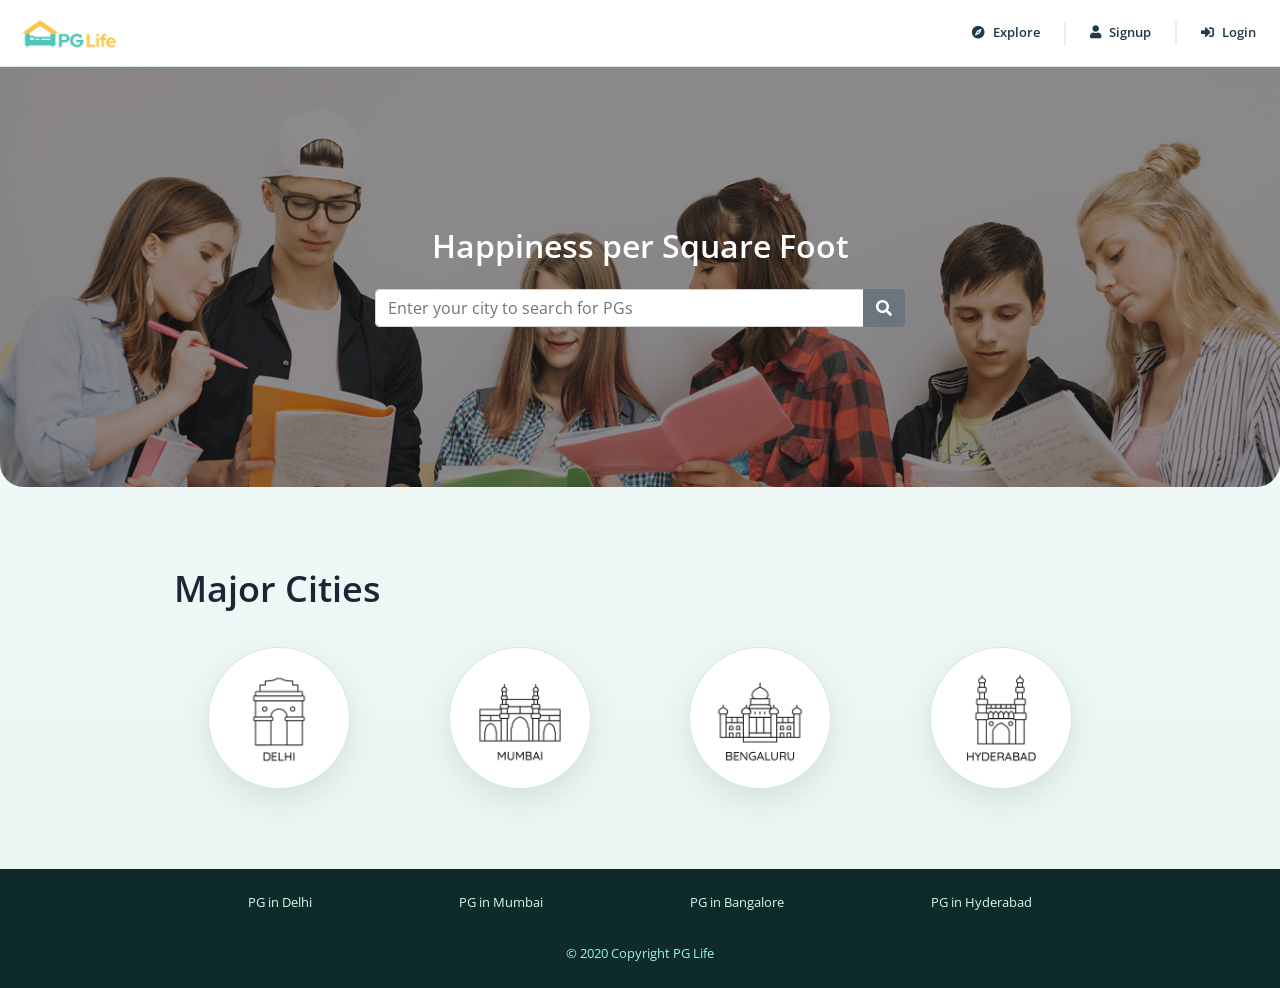
<file: index.html>
<!DOCTYPE html>
<html lang="en">

<head>
    <meta name="viewport" content="width=device-width, initial-scale=1">
    <title>Welcome | PG Life</title>

    <link href="css/bootstrap.min.css" rel="stylesheet" />
    <link href="https://use.fontawesome.com/releases/v5.11.2/css/all.css" rel="stylesheet" />
    <link href="https://fonts.googleapis.com/css2?family=Open+Sans:ital,wght@0,300;0,400;0,600;0,700;0,800;1,300;1,400;1,600;1,700;1,800&display=swap" rel="stylesheet" />
    <link href="css/common.css" rel="stylesheet" />
    <link href="css/home.css" rel="stylesheet" />
    <link href="css/modern.css" rel="stylesheet" />
</head>

<body>
    <div class="header sticky-top">
        <nav class="navbar navbar-expand-md navbar-light">
            <a class="navbar-brand" href="index.html">
                <img src="img/logo.png" />
            </a>
            <button class="navbar-toggler" type="button" data-toggle="collapse" data-target="#my-navbar">
                <span class="navbar-toggler-icon"></span>
            </button>

            <div class="collapse navbar-collapse justify-content-end" id="my-navbar">
                <ul class="navbar-nav">
                    <li class="nav-item">
                        <a class="nav-link" href="explore.html">
                            <i class="fas fa-compass"></i>Explore
                        </a>
                    </li>
                    <div class="nav-vl"></div>
                    <li class="nav-item">
                        <a class="nav-link" href="#" data-toggle="modal" data-target="#signup-modal">
                            <i class="fas fa-user"></i>Signup
                        </a>
                    </li>
                    <div class="nav-vl"></div>
                    <li class="nav-item">
                        <a class="nav-link" href="#" data-toggle="modal" data-target="#login-modal">
                            <i class="fas fa-sign-in-alt"></i>Login
                        </a>
                    </li>
                </ul>
            </div>
        </nav>
    </div>

    <div id="loading">
    </div>

    <div class="banner-container">
        <h2 class="white pb-3">Happiness per Square Foot</h2>

        <form id="search-form">
            <div class="input-group city-search">
                <input type="text" class="form-control input-city" id='city' name='city' placeholder="Enter your city to search for PGs" />
                <div class="input-group-append">
                    <button type="submit" class="btn btn-secondary">
                        <i class="fa fa-search"></i>
                    </button>
                </div>
            </div>
        </form>
    </div>

    <div class="page-container">
        <div class="section-title">
            <h1 class="city-heading mb-0">Major Cities</h1>
        </div>
        <div class="row">
            <div class="city-card-container col-md">
                <a href="delhi_list.html">
                    <div class="city-card rounded-circle">
                        <img src="img/delhi.png" class="city-img" />
                    </div>
                </a>
            </div>

            <div class="city-card-container col-md">
                <a href="property_list.html">
                    <div class="city-card rounded-circle">
                        <img src="img/mumbai.png" class="city-img" />
                    </div>
                </a>
            </div>

            <div class="city-card-container col-md">
                <a href="bangalore_list.html">
                    <div class="city-card rounded-circle">
                        <img src="img/bangalore.png" class="city-img" />
                    </div>
                </a>
            </div>

            <div class="city-card-container col-md">
                <a href="hyderabad_list.html">
                    <div class="city-card rounded-circle">
                        <img src="img/hyderabad.png" class="city-img" />
                    </div>
                </a>
            </div>
        </div>
    </div>

    <div class="modal fade" id="signup-modal" tabindex="-1" role="dialog" aria-labelledby="signup-heading" aria-hidden="true">
        <div class="modal-dialog" role="document">
            <div class="modal-content">
                <div class="modal-header">
                    <h5 class="modal-title" id="signup-heading">Signup with PGLife</h5>
                    <button type="button" class="close" data-dismiss="modal" aria-label="Close">
                        <span aria-hidden="true">&times;</span>
                    </button>
                </div>

                <div class="modal-body">
                    <form id="signup-form" class="form" role="form">
                        <div class="input-group form-group">
                            <div class="input-group-prepend">
                                <span class="input-group-text">
                                    <i class="fas fa-user"></i>
                                </span>
                            </div>
                            <input type="text" class="form-control" name="full_name" placeholder="Full Name" maxlength="30" required>
                        </div>

                        <div class="input-group form-group">
                            <div class="input-group-prepend">
                                <span class="input-group-text">
                                    <i class="fas fa-phone-alt"></i>
                                </span>
                            </div>
                            <input type="text" class="form-control" name="phone" placeholder="Phone Number" maxlength="10" minlength="10" required>
                        </div>

                        <div class="input-group form-group">
                            <div class="input-group-prepend">
                                <span class="input-group-text">
                                    <i class="fas fa-envelope"></i>
                                </span>
                            </div>
                            <input type="email" class="form-control" name="email" placeholder="Email" required>
                        </div>

                        <div class="input-group form-group">
                            <div class="input-group-prepend">
                                <span class="input-group-text">
                                    <i class="fas fa-lock"></i>
                                </span>
                            </div>
                            <input type="password" class="form-control" name="password" placeholder="Password" minlength="6" required>
                        </div>

                        <div class="input-group form-group">
                            <div class="input-group-prepend">
                                <span class="input-group-text">
                                    <i class="fas fa-university"></i>
                                </span>
                            </div>
                            <input type="text" class="form-control" name="college_name" placeholder="College Name" maxlength="150" required>
                        </div>

                        <div class="form-group">
                            <span>I'm a</span>
                            <input type="radio" class="ml-3" id="gender-male" name="gender" value="male" /> Male
                            <label for="gender-male">
                            </label>
                            <input type="radio" class="ml-3" id="gender-female" name="gender" value="female" />
                            <label for="gender-female">
                                Female
                            </label>
                        </div>

                        <div class="form-group">
                            <button type="submit" class="btn btn-block btn-primary">Create Account</button>
                        </div>
                    </form>
                </div>

                <div class="modal-footer">
                    <span>Already have an account?
                        <a href="#" data-dismiss="modal" data-toggle="modal" data-target="#login-modal">Login</a>
                    </span>
                </div>
            </div>
        </div>
    </div>

    <div class="modal fade" id="login-modal" tabindex="-1" role="dialog" aria-labelledby="login-heading" aria-hidden="true">
        <div class="modal-dialog modal-dialog-centered" role="document">
            <div class="modal-content">
                <div class="modal-header">
                    <h5 class="modal-title" id="login-heading">Login with PGLife</h5>
                    <button type="button" class="close" data-dismiss="modal" aria-label="Close">
                        <span aria-hidden="true">&times;</span>
                    </button>
                </div>

                <div class="modal-body">
                    <form id="login-form" class="form" role="form">
                        <div class="input-group form-group">
                            <div class="input-group-prepend">
                                <span class="input-group-text">
                                    <i class="fas fa-user"></i>
                                </span>
                            </div>
                            <input type="email" class="form-control" name="email" placeholder="Email" required>
                        </div>

                        <div class="input-group form-group">
                            <div class="input-group-prepend">
                                <span class="input-group-text">
                                    <i class="fas fa-lock"></i>
                                </span>
                            </div>
                            <input type="password" class="form-control" name="password" placeholder="Password" minlength="6" required>
                        </div>

                        <div class="form-group">
                            <button type="submit" class="btn btn-block btn-primary">Login</button>
                        </div>
                    </form>
                </div>

                <div class="modal-footer">
                    <span>
                        <a href="#" data-dismiss="modal" data-toggle="modal" data-target="#signup-modal">Click here</a>
                        to register a new account
                    </span>
                </div>
            </div>
        </div>
    </div>

    <div class="footer">
        <div class="page-container footer-container">
            <div class="footer-cities">
                <div class="footer-city">
                    <a href="delhi_list.html">PG in Delhi</a>
                </div>
                <div class="footer-city">
                    <a href="property_list.html">PG in Mumbai</a>
                </div>
                <div class="footer-city">
                    <a href="bangalore_list.html">PG in Bangalore</a>
                </div>
                <div class="footer-city">
                    <a href="hyderabad_list.html">PG in Hyderabad</a>
                </div>
            </div>
            <div class="footer-copyright">© 2020 Copyright PG Life </div>
        </div>
    </div>

    <script type="text/javascript" src="js/jquery.js"></script>
    <script type="text/javascript" src="js/bootstrap.min.js"></script>
</body>

</html>
</file>
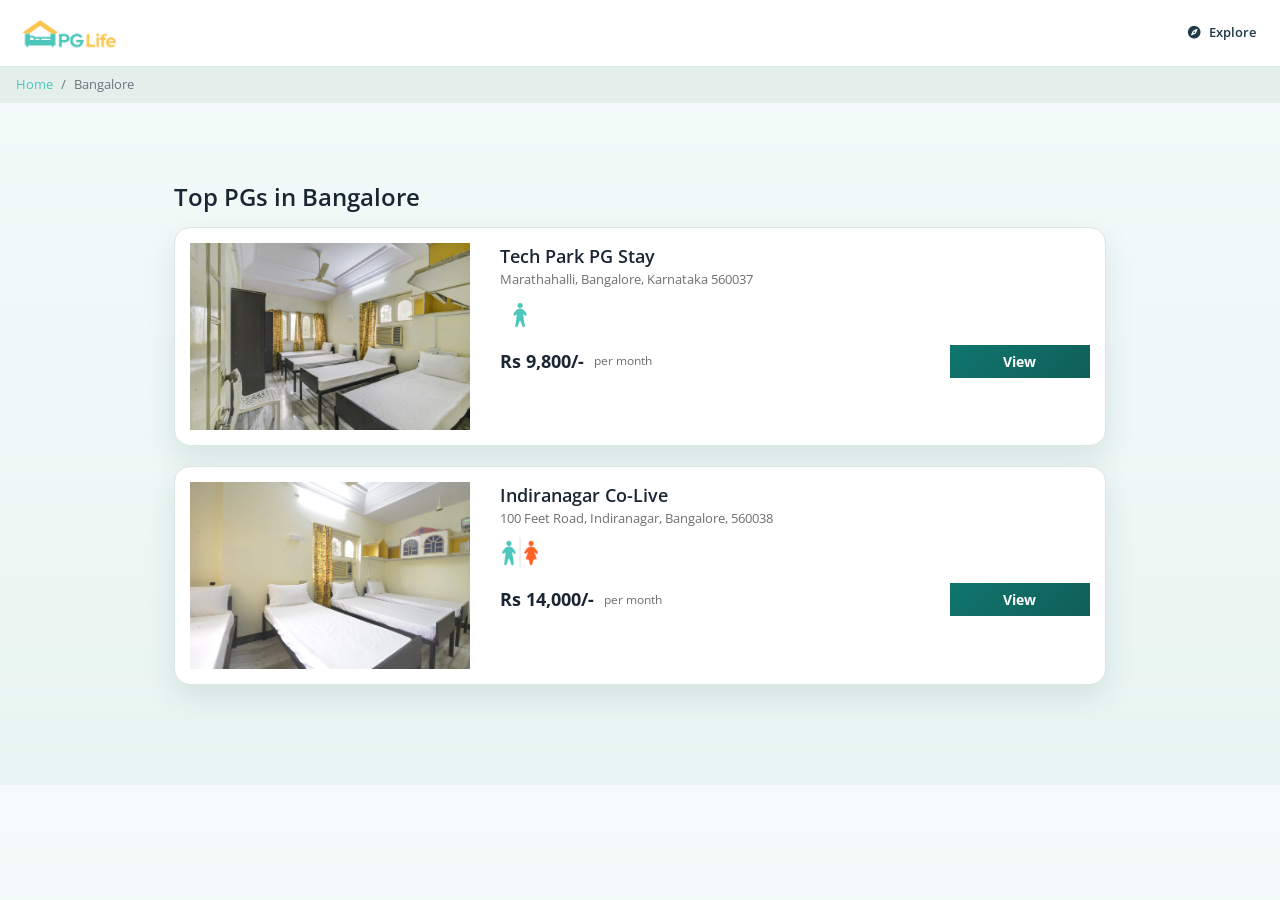
<file: bangalore_list.html>
<!DOCTYPE html>
<html lang="en">
<head>
    <meta name="viewport" content="width=device-width, initial-scale=1">
    <title>Best PG's in Bangalore | PG Life</title>
    <link href="css/bootstrap.min.css" rel="stylesheet" />
    <link href="https://use.fontawesome.com/releases/v5.11.2/css/all.css" rel="stylesheet" />
    <link href="https://fonts.googleapis.com/css2?family=Open+Sans:wght@300;400;600;700;800&display=swap" rel="stylesheet" />
    <link href="css/common.css" rel="stylesheet" />
    <link href="css/property_list.css" rel="stylesheet" />
    <link href="css/modern.css" rel="stylesheet" />
</head>
<body>
    <div class="header sticky-top">
        <nav class="navbar navbar-expand-md navbar-light">
            <a class="navbar-brand" href="home.html"><img src="img/logo.png" /></a>
            <button class="navbar-toggler" type="button" data-toggle="collapse" data-target="#my-navbar"><span class="navbar-toggler-icon"></span></button>
            <div class="collapse navbar-collapse justify-content-end" id="my-navbar">
                <ul class="navbar-nav">
                    <li class="nav-item"><a class="nav-link" href="explore.html"><i class="fas fa-compass"></i>Explore</a></li>
                </ul>
            </div>
        </nav>
    </div>
    <nav aria-label="breadcrumb">
        <ol class="breadcrumb py-2">
            <li class="breadcrumb-item"><a href="home.html">Home</a></li>
            <li class="breadcrumb-item active" aria-current="page">Bangalore</li>
        </ol>
    </nav>
    <div class="page-container">
        <div class="section-title">
            <h3 class="mb-0">Top PGs in Bangalore</h3>
        </div>
        <div class="property-card row">
            <div class="image-container col-md-4"><img src="img/properties/1/46ebbb537aa9fb0a.jpg" /></div>
            <div class="content-container col-md-8">
                <div class="detail-container">
                    <div class="property-name">Tech Park PG Stay</div>
                    <div class="property-address">Marathahalli, Bangalore, Karnataka 560037</div>
                    <div class="property-gender"><img src="img/male.png" /></div>
                </div>
                <div class="row no-gutters">
                    <div class="rent-container col-6"><div class="rent">Rs 9,800/-</div><div class="rent-unit">per month</div></div>
                    <div class="button-container col-6"><a href="property_detail_3.html" class="btn btn-primary">View</a></div>
                </div>
            </div>
        </div>
        <div class="property-card row">
            <div class="image-container col-md-4"><img src="img/properties/1/eace7b9114fd6046.jpg" /></div>
            <div class="content-container col-md-8">
                <div class="detail-container">
                    <div class="property-name">Indiranagar Co-Live</div>
                    <div class="property-address">100 Feet Road, Indiranagar, Bangalore, 560038</div>
                    <div class="property-gender"><img src="img/unisex.png" /></div>
                </div>
                <div class="row no-gutters">
                    <div class="rent-container col-6"><div class="rent">Rs 14,000/-</div><div class="rent-unit">per month</div></div>
                    <div class="button-container col-6"><a href="property_detail_2.html" class="btn btn-primary">View</a></div>
                </div>
            </div>
        </div>
    </div>
    <script src="js/jquery.js"></script>
    <script src="js/bootstrap.min.js"></script>
</body>
</html>
</file>
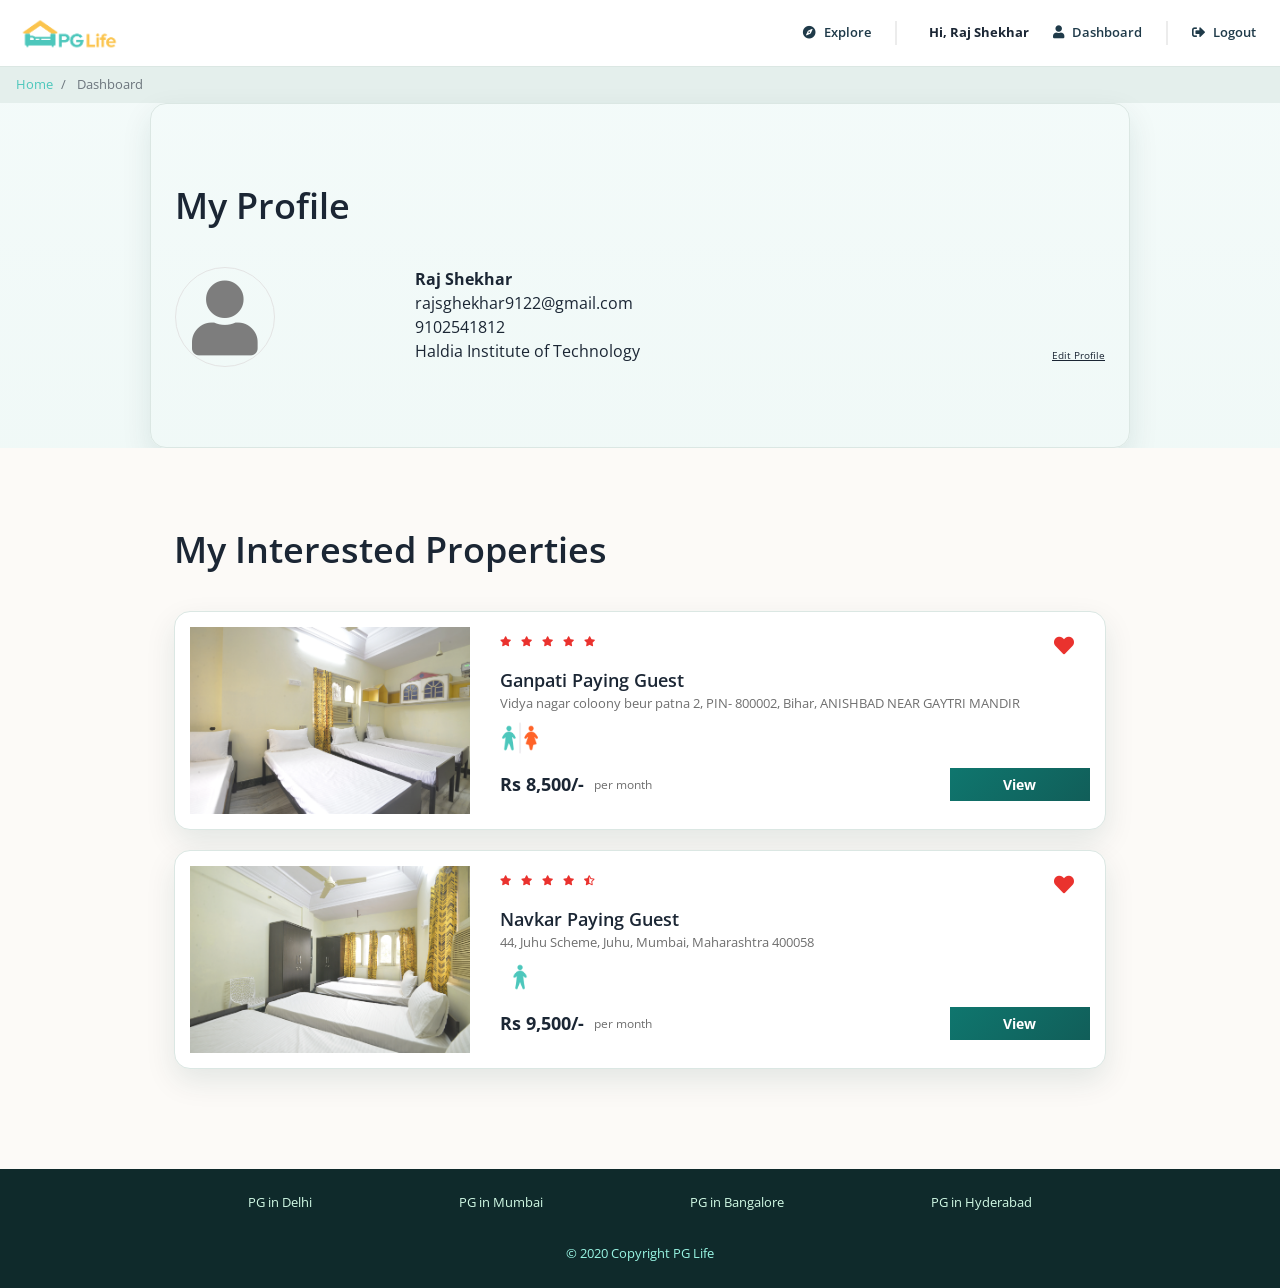
<file: dashboard.html>
<!DOCTYPE html>
<html lang="en">

<head>
    <meta name="viewport" content="width=device-width, initial-scale=1">
    <title>Dashboard | PG Life</title>

    <link href="css/bootstrap.min.css" rel="stylesheet" />
    <link href="https://use.fontawesome.com/releases/v5.11.2/css/all.css" rel="stylesheet" />
    <link href="https://fonts.googleapis.com/css2?family=Open+Sans:ital,wght@0,300;0,400;0,600;0,700;0,800;1,300;1,400;1,600;1,700;1,800&display=swap" rel="stylesheet" />
    <link href="css/common.css" rel="stylesheet" />
    <link href="css/dashboard.css" rel="stylesheet" />
    <link href="css/modern.css" rel="stylesheet" />
</head>

<body>
<div class="header sticky-top">
        <nav class="navbar navbar-expand-md navbar-light">
            <a class="navbar-brand" href="index.html">
                <img src="img/logo.png" />
            </a>
            <button class="navbar-toggler" type="button" data-toggle="collapse" data-target="#my-navbar">
                <span class="navbar-toggler-icon"></span>
            </button>

            <div class="collapse navbar-collapse justify-content-end" id="my-navbar">
                <ul class="navbar-nav">
                    <li class="nav-item">
                        <a class="nav-link" href="explore.html">
                            <i class="fas fa-compass"></i>Explore
                        </a>
                    </li>
                    <div class="nav-vl"></div>
                    <div class='nav-name'>
                        Hi, Raj Shekhar
                    </div>
                    <li class="nav-item">
                        <a class="nav-link" href="dashboard.html">
                            <i class="fas fa-user"></i>Dashboard
                        </a>
                    </li>
                    <div class="nav-vl"></div>
                    <li class="nav-item">
                        <a class="nav-link" href="#">
                            <i class="fas fa-sign-out-alt"></i>Logout
                        </a>
                    </li>
                </ul>
            </div>
        </nav>
    </div>

    <div id="loading">
    </div>

    <nav aria-label="breadcrumb">
        <ol class="breadcrumb py-2">
            <li class="breadcrumb-item">
                <a href="index.html">Home</a>
            </li>
            <li class="breadcrumb-item active" aria-current="page">
                Dashboard
            </li>
        </ol>
    </nav>

    <div class="my-profile page-container">
        <h1>My Profile</h1>
        <div class="row">
            <div class="col-md-3 profile-img-container">
                <i class="fas fa-user profile-img"></i>
            </div>
            <div class="col-md-9">
                <div class="row no-gutters justify-content-between align-items-end">
                    <div class="profile">
                        <div class="name">Raj Shekhar</div>
                        <div class="email">rajsghekhar9122@gmail.com</div>
                        <div class="phone">9102541812</div>
                        <div class="college">Haldia Institute of Technology</div>
                    </div>
                    <div class="edit">
                        <div class="edit-profile">Edit Profile</div>
                    </div>
                </div>
            </div>
        </div>
    </div>

    <div class="my-interested-properties">
        <div class="page-container">
            <h1>My Interested Properties</h1>

            <div class="property-card property-id-1 row">
                <div class="image-container col-md-4">
                    <img src="img/properties/1/eace7b9114fd6046.jpg" />
                </div>
                <div class="content-container col-md-8">
                    <div class="row no-gutters justify-content-between">
                        <div class="star-container" title="4.8">
                            <i class="fas fa-star"></i>
                            <i class="fas fa-star"></i>
                            <i class="fas fa-star"></i>
                            <i class="fas fa-star"></i>
                            <i class="fas fa-star"></i>
                        </div>
                        <div class="interested-container">
                            <i class="is-interested-image fas fa-heart" property_id="1"></i>
                        </div>
                    </div>
                    <div class="detail-container">
                        <div class="property-name">Ganpati Paying Guest</div>
                        <div class="property-address">Vidya nagar coloony beur patna 2, PIN- 800002, Bihar, ANISHBAD NEAR GAYTRI MANDIR</div>
                        <div class="property-gender">
                            <img src="img/unisex.png">
                        </div>
                    </div>
                    <div class="row no-gutters">
                        <div class="rent-container col-6">
                            <div class="rent">Rs 8,500/-</div>
                            <div class="rent-unit">per month</div>
                        </div>
                        <div class="button-container col-6">
                            <a href="property_detail.html" class="btn btn-primary">View</a>
                        </div>
                    </div>
                </div>
            </div>

            <div class="property-card property-id-2 row">
                <div class="image-container col-md-4">
                    <img src="img/properties/1/1d4f0757fdb86d5f.jpg" />
                </div>
                <div class="content-container col-md-8">
                    <div class="row no-gutters justify-content-between">
                        <div class="star-container" title="4.5">
                            <i class="fas fa-star"></i>
                            <i class="fas fa-star"></i>
                            <i class="fas fa-star"></i>
                            <i class="fas fa-star"></i>
                            <i class="fas fa-star-half-alt"></i>
                        </div>
                        <div class="interested-container">
                            <i class="is-interested-image fas fa-heart" property_id="2"></i>
                        </div>
                    </div>
                    <div class="detail-container">
                        <div class="property-name">Navkar Paying Guest</div>
                        <div class="property-address">44, Juhu Scheme, Juhu, Mumbai, Maharashtra 400058</div>
                        <div class="property-gender">
                            <img src="img/male.png">
                        </div>
                    </div>
                    <div class="row no-gutters">
                        <div class="rent-container col-6">
                            <div class="rent">Rs 9,500/-</div>
                            <div class="rent-unit">per month</div>
                        </div>
                        <div class="button-container col-6">
                            <a href="property_detail.html" class="btn btn-primary">View</a>
                        </div>
                    </div>
                </div>
            </div>


        </div>
    </div>

    <div class="footer">
        <div class="page-container footer-container">
            <div class="footer-cities">
                <div class="footer-city">
                    <a href="property_list.html">PG in Delhi</a>
                </div>
                <div class="footer-city">
                    <a href="property_list.html">PG in Mumbai</a>
                </div>
                <div class="footer-city">
                    <a href="property_list.html">PG in Bangalore</a>
                </div>
                <div class="footer-city">
                    <a href="property_list.html">PG in Hyderabad</a>
                </div>
            </div>
            <div class="footer-copyright">© 2020 Copyright PG Life </div>
        </div>
    </div>

    <script type="text/javascript" src="js/jquery.js"></script>
    <script type="text/javascript" src="js/bootstrap.min.js"></script>
</body>

</html>
</file>
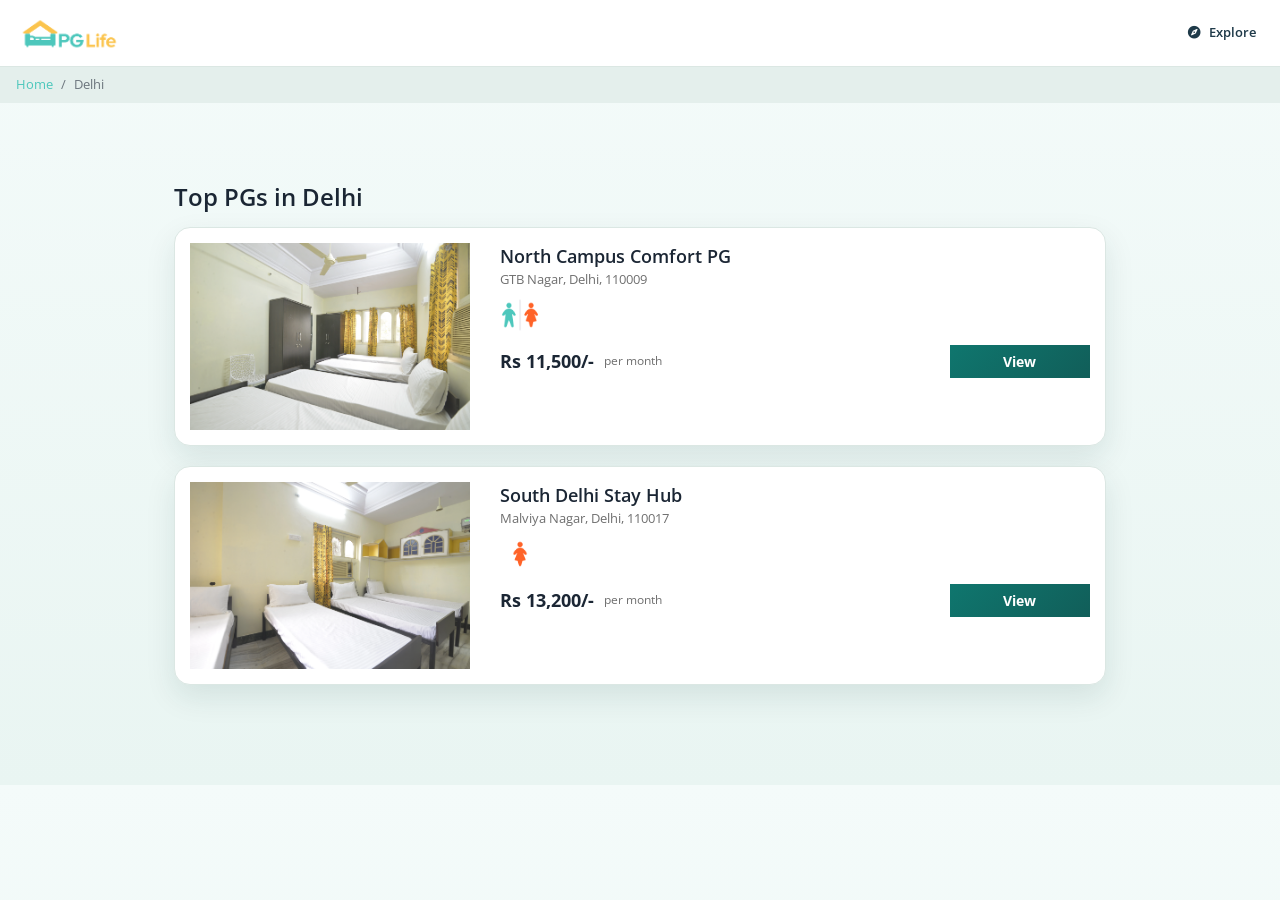
<file: delhi_list.html>
<!DOCTYPE html>
<html lang="en">
<head>
    <meta name="viewport" content="width=device-width, initial-scale=1">
    <title>Best PG's in Delhi | PG Life</title>
    <link href="css/bootstrap.min.css" rel="stylesheet" />
    <link href="https://use.fontawesome.com/releases/v5.11.2/css/all.css" rel="stylesheet" />
    <link href="https://fonts.googleapis.com/css2?family=Open+Sans:wght@300;400;600;700;800&display=swap" rel="stylesheet" />
    <link href="css/common.css" rel="stylesheet" />
    <link href="css/property_list.css" rel="stylesheet" />
    <link href="css/modern.css" rel="stylesheet" />
</head>
<body>
    <div class="header sticky-top">
        <nav class="navbar navbar-expand-md navbar-light">
            <a class="navbar-brand" href="home.html"><img src="img/logo.png" /></a>
            <button class="navbar-toggler" type="button" data-toggle="collapse" data-target="#my-navbar"><span class="navbar-toggler-icon"></span></button>
            <div class="collapse navbar-collapse justify-content-end" id="my-navbar">
                <ul class="navbar-nav">
                    <li class="nav-item"><a class="nav-link" href="explore.html"><i class="fas fa-compass"></i>Explore</a></li>
                </ul>
            </div>
        </nav>
    </div>
    <nav aria-label="breadcrumb">
        <ol class="breadcrumb py-2">
            <li class="breadcrumb-item"><a href="home.html">Home</a></li>
            <li class="breadcrumb-item active" aria-current="page">Delhi</li>
        </ol>
    </nav>
    <div class="page-container">
        <div class="section-title">
            <h3 class="mb-0">Top PGs in Delhi</h3>
        </div>
        <div class="property-card row">
            <div class="image-container col-md-4"><img src="img/properties/1/1d4f0757fdb86d5f.jpg" /></div>
            <div class="content-container col-md-8">
                <div class="detail-container">
                    <div class="property-name">North Campus Comfort PG</div>
                    <div class="property-address">GTB Nagar, Delhi, 110009</div>
                    <div class="property-gender"><img src="img/unisex.png" /></div>
                </div>
                <div class="row no-gutters">
                    <div class="rent-container col-6"><div class="rent">Rs 11,500/-</div><div class="rent-unit">per month</div></div>
                    <div class="button-container col-6"><a href="property_detail.html" class="btn btn-primary">View</a></div>
                </div>
            </div>
        </div>
        <div class="property-card row">
            <div class="image-container col-md-4"><img src="img/properties/1/eace7b9114fd6046.jpg" /></div>
            <div class="content-container col-md-8">
                <div class="detail-container">
                    <div class="property-name">South Delhi Stay Hub</div>
                    <div class="property-address">Malviya Nagar, Delhi, 110017</div>
                    <div class="property-gender"><img src="img/female.png" /></div>
                </div>
                <div class="row no-gutters">
                    <div class="rent-container col-6"><div class="rent">Rs 13,200/-</div><div class="rent-unit">per month</div></div>
                    <div class="button-container col-6"><a href="property_detail_2.html" class="btn btn-primary">View</a></div>
                </div>
            </div>
        </div>
    </div>
    <script src="js/jquery.js"></script>
    <script src="js/bootstrap.min.js"></script>
</body>
</html>
</file>
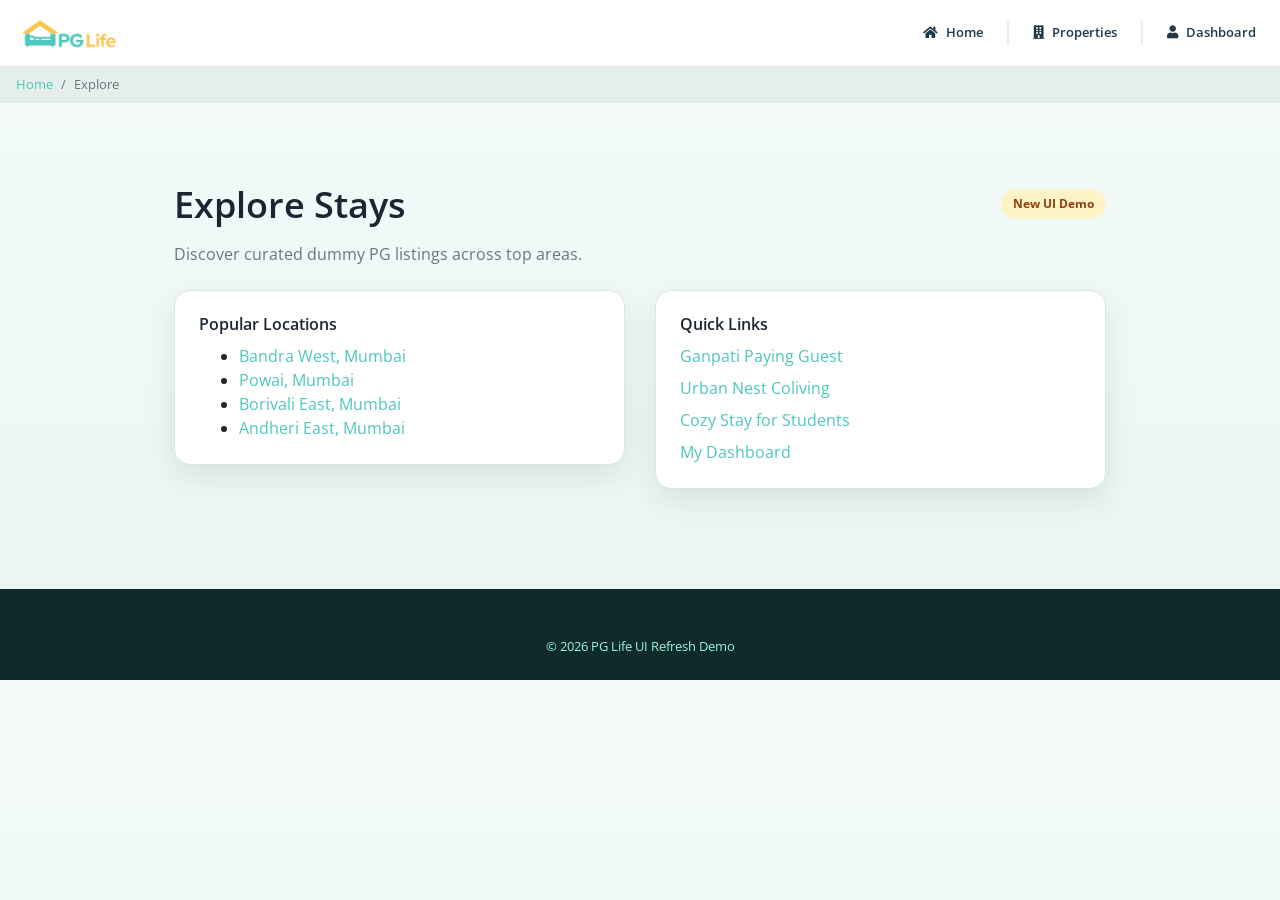
<file: explore.html>
<!DOCTYPE html>
<html lang="en">
<head>
    <meta name="viewport" content="width=device-width, initial-scale=1">
    <title>Explore PGs | PG Life</title>
    <link href="css/bootstrap.min.css" rel="stylesheet" />
    <link href="https://use.fontawesome.com/releases/v5.11.2/css/all.css" rel="stylesheet" />
    <link href="https://fonts.googleapis.com/css2?family=Open+Sans:wght@300;400;600;700;800&display=swap" rel="stylesheet" />
    <link href="css/common.css" rel="stylesheet" />
    <link href="css/property_list.css" rel="stylesheet" />
    <link href="css/modern.css" rel="stylesheet" />
</head>
<body>
    <div class="header sticky-top">
        <nav class="navbar navbar-expand-md navbar-light">
            <a class="navbar-brand" href="home.html">
                <img src="img/logo.png" />
            </a>
            <button class="navbar-toggler" type="button" data-toggle="collapse" data-target="#my-navbar">
                <span class="navbar-toggler-icon"></span>
            </button>
            <div class="collapse navbar-collapse justify-content-end" id="my-navbar">
                <ul class="navbar-nav">
                    <li class="nav-item"><a class="nav-link" href="home.html"><i class="fas fa-home"></i>Home</a></li>
                    <div class="nav-vl"></div>
                    <li class="nav-item"><a class="nav-link" href="property_list.html"><i class="fas fa-building"></i>Properties</a></li>
                    <div class="nav-vl"></div>
                    <li class="nav-item"><a class="nav-link" href="dashboard.html"><i class="fas fa-user"></i>Dashboard</a></li>
                </ul>
            </div>
        </nav>
    </div>

    <nav aria-label="breadcrumb">
        <ol class="breadcrumb py-2">
            <li class="breadcrumb-item"><a href="home.html">Home</a></li>
            <li class="breadcrumb-item active" aria-current="page">Explore</li>
        </ol>
    </nav>

    <div class="page-container">
        <div class="section-title">
            <h1 class="mb-0">Explore Stays</h1>
            <span class="chip">New UI Demo</span>
        </div>
        <p class="text-muted mb-4">Discover curated dummy PG listings across top areas.</p>

        <div class="row">
            <div class="col-md-6">
                <div class="property-card p-4">
                    <h5>Popular Locations</h5>
                    <ul class="mb-0">
                        <li><a href="property_list.html">Bandra West, Mumbai</a></li>
                        <li><a href="property_list.html">Powai, Mumbai</a></li>
                        <li><a href="property_list.html">Borivali East, Mumbai</a></li>
                        <li><a href="property_list.html">Andheri East, Mumbai</a></li>
                    </ul>
                </div>
            </div>
            <div class="col-md-6">
                <div class="property-card p-4">
                    <h5>Quick Links</h5>
                    <div class="d-flex flex-column">
                        <a class="mb-2" href="property_detail.html">Ganpati Paying Guest</a>
                        <a class="mb-2" href="property_detail_2.html">Urban Nest Coliving</a>
                        <a class="mb-2" href="property_detail_3.html">Cozy Stay for Students</a>
                        <a href="dashboard.html">My Dashboard</a>
                    </div>
                </div>
            </div>
        </div>
    </div>

    <div class="footer">
        <div class="page-container footer-container">
            <div class="footer-copyright">© 2026 PG Life UI Refresh Demo</div>
        </div>
    </div>

    <script type="text/javascript" src="js/jquery.js"></script>
    <script type="text/javascript" src="js/bootstrap.min.js"></script>
</body>
</html>
</file>
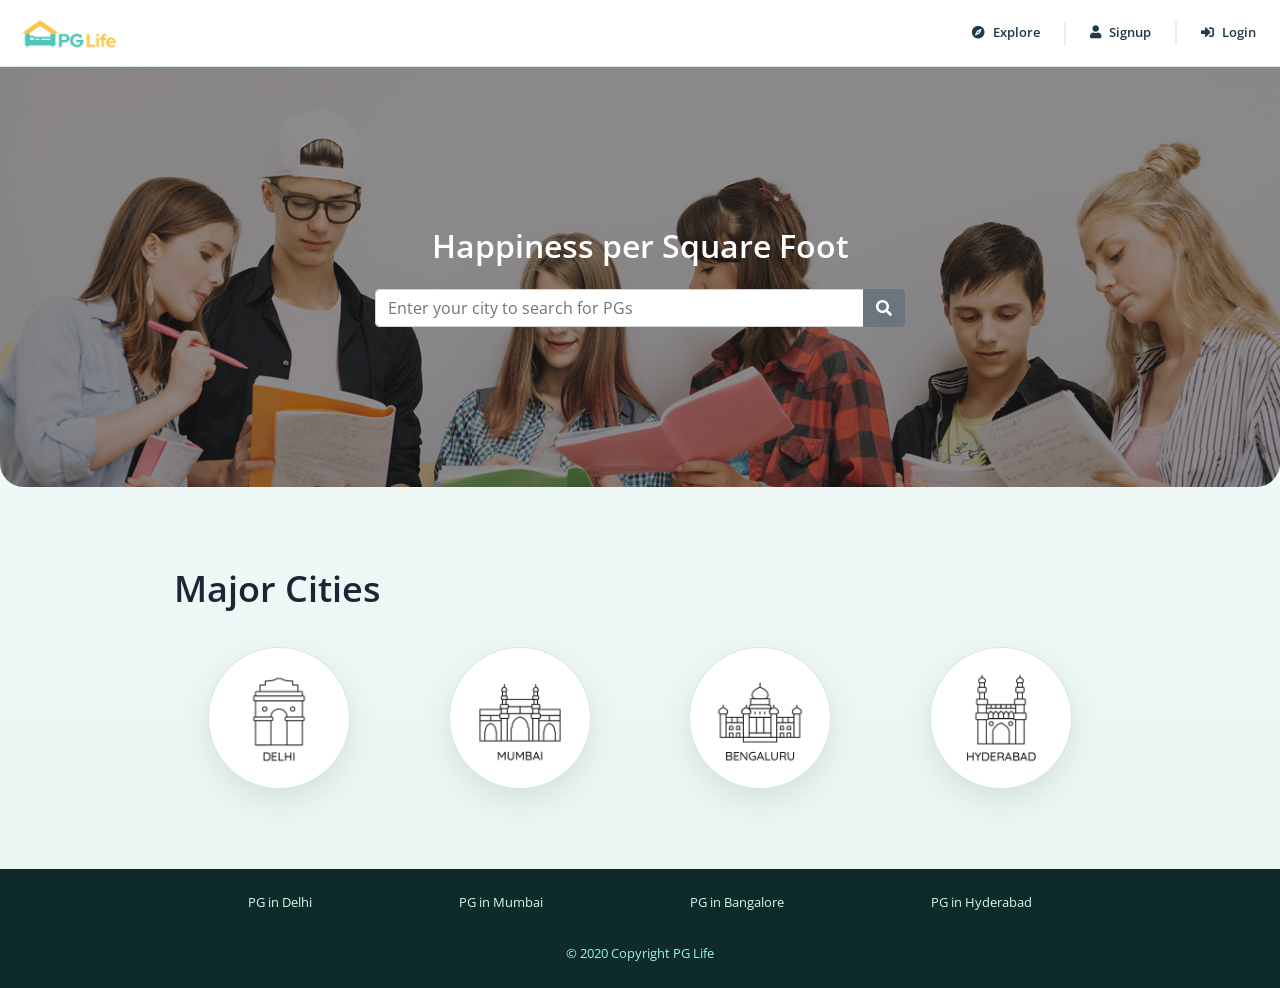
<file: home.html>
<!DOCTYPE html>
<html lang="en">

<head>
    <meta name="viewport" content="width=device-width, initial-scale=1">
    <title>Welcome | PG Life</title>

    <link href="css/bootstrap.min.css" rel="stylesheet" />
    <link href="https://use.fontawesome.com/releases/v5.11.2/css/all.css" rel="stylesheet" />
    <link href="https://fonts.googleapis.com/css2?family=Open+Sans:ital,wght@0,300;0,400;0,600;0,700;0,800;1,300;1,400;1,600;1,700;1,800&display=swap" rel="stylesheet" />
    <link href="css/common.css" rel="stylesheet" />
    <link href="css/home.css" rel="stylesheet" />
    <link href="css/modern.css" rel="stylesheet" />
</head>

<body>
    <div class="header sticky-top">
        <nav class="navbar navbar-expand-md navbar-light">
            <a class="navbar-brand" href="home.html">
                <img src="img/logo.png" />
            </a>
            <button class="navbar-toggler" type="button" data-toggle="collapse" data-target="#my-navbar">
                <span class="navbar-toggler-icon"></span>
            </button>

            

            <div class="collapse navbar-collapse justify-content-end" id="my-navbar">
                <ul class="navbar-nav">
                    <li class="nav-item">
                        <a class="nav-link" href="explore.html">
                            <i class="fas fa-compass"></i>Explore
                        </a>
                    </li>
                    <div class="nav-vl"></div>
                    <li class="nav-item">
                        <a class="nav-link" href="#" data-toggle="modal" data-target="#signup-modal">
                            <i class="fas fa-user"></i>Signup
                        </a>
                    </li>
                    <div class="nav-vl"></div>
                    <li class="nav-item">
                        <a class="nav-link" href="#" data-toggle="modal" data-target="#login-modal">
                            <i class="fas fa-sign-in-alt"></i>Login
                        </a>
                    </li>
                </ul>
            </div>
        </nav>
    </div>

    <div id="loading">
    </div>

    <div class="banner-container">
        <h2 class="white pb-3">Happiness per Square Foot</h2>

        <form id="search-form">
            <div class="input-group city-search">
                <input type="text" class="form-control input-city" id='city' name='city' placeholder="Enter your city to search for PGs" />
                <div class="input-group-append">
                    <button type="submit" class="btn btn-secondary">
                        <i class="fa fa-search"></i>
                    </button>
                </div>
            </div>
        </form>
    </div>

    <div class="page-container">
        <div class="section-title">
            <h1 class="city-heading mb-0">Major Cities</h1>
        </div>
        <div class="row">
            <div class="city-card-container col-md">
                <a href="delhi_list.html">
                    <div class="city-card rounded-circle">
                        <img src="img/delhi.png" class="city-img" />
                    </div>
                </a>
            </div>

            <div class="city-card-container col-md">
                <a href="property_list.html">
                    <div class="city-card rounded-circle">
                        <img src="img/mumbai.png" class="city-img" />
                    </div>
                </a>
            </div>

            <div class="city-card-container col-md">
                <a href="bangalore_list.html">
                    <div class="city-card rounded-circle">
                        <img src="img/bangalore.png" class="city-img" />
                    </div>
                </a>
            </div>

            <div class="city-card-container col-md">
                <a href="hyderabad_list.html">
                    <div class="city-card rounded-circle">
                        <img src="img/hyderabad.png" class="city-img" />
                    </div>
                </a>
            </div>
        </div>
    </div>

    <div class="modal fade" id="signup-modal" tabindex="-1" role="dialog" aria-labelledby="signup-heading" aria-hidden="true">
        <div class="modal-dialog" role="document">
            <div class="modal-content">
                <div class="modal-header">
                    <h5 class="modal-title" id="signup-heading">Signup with PGLife</h5>
                    <button type="button" class="close" data-dismiss="modal" aria-label="Close">
                        <span aria-hidden="true">&times;</span>
                    </button>
                </div>

                <div class="modal-body">
                    <form id="signup-form" class="form" role="form">
                        <div class="input-group form-group">
                            <div class="input-group-prepend">
                                <span class="input-group-text">
                                    <i class="fas fa-user"></i>
                                </span>
                            </div>
                            <input type="text" class="form-control" name="full_name" placeholder="Full Name" maxlength="30" required>
                        </div>

                        <div class="input-group form-group">
                            <div class="input-group-prepend">
                                <span class="input-group-text">
                                    <i class="fas fa-phone-alt"></i>
                                </span>
                            </div>
                            <input type="text" class="form-control" name="phone" placeholder="Phone Number" maxlength="10" minlength="10" required>
                        </div>

                        <div class="input-group form-group">
                            <div class="input-group-prepend">
                                <span class="input-group-text">
                                    <i class="fas fa-envelope"></i>
                                </span>
                            </div>
                            <input type="email" class="form-control" name="email" placeholder="Email" required>
                        </div>

                        <div class="input-group form-group">
                            <div class="input-group-prepend">
                                <span class="input-group-text">
                                    <i class="fas fa-lock"></i>
                                </span>
                            </div>
                            <input type="password" class="form-control" name="password" placeholder="Password" minlength="6" required>
                        </div>

                        <div class="input-group form-group">
                            <div class="input-group-prepend">
                                <span class="input-group-text">
                                    <i class="fas fa-university"></i>
                                </span>
                            </div>
                            <input type="text" class="form-control" name="college_name" placeholder="College Name" maxlength="150" required>
                        </div>

                        <div class="form-group">
                            <span>I'm a</span>
                            <input type="radio" class="ml-3" id="gender-male" name="gender" value="male" /> Male
                            <label for="gender-male">
                            </label>
                            <input type="radio" class="ml-3" id="gender-female" name="gender" value="female" />
                            <label for="gender-female">
                                Female
                            </label>
                        </div>

                        <div class="form-group">
                            <button type="submit" class="btn btn-block btn-primary">Create Account</button>
                        </div>
                    </form>
                </div>

                <div class="modal-footer">
                    <span>Already have an account?
                        <a href="#" data-dismiss="modal" data-toggle="modal" data-target="#login-modal">Login</a>
                    </span>
                </div>
            </div>
        </div>
    </div>

    <div class="modal fade" id="login-modal" tabindex="-1" role="dialog" aria-labelledby="login-heading" aria-hidden="true">
        <div class="modal-dialog modal-dialog-centered" role="document">
            <div class="modal-content">
                <div class="modal-header">
                    <h5 class="modal-title" id="login-heading">Login with PGLife</h5>
                    <button type="button" class="close" data-dismiss="modal" aria-label="Close">
                        <span aria-hidden="true">&times;</span>
                    </button>
                </div>

                <div class="modal-body">
                    <form id="login-form" class="form" role="form">
                        <div class="input-group form-group">
                            <div class="input-group-prepend">
                                <span class="input-group-text">
                                    <i class="fas fa-user"></i>
                                </span>
                            </div>
                            <input type="email" class="form-control" name="email" placeholder="Email" required>
                        </div>

                        <div class="input-group form-group">
                            <div class="input-group-prepend">
                                <span class="input-group-text">
                                    <i class="fas fa-lock"></i>
                                </span>
                            </div>
                            <input type="password" class="form-control" name="password" placeholder="Password" minlength="6" required>
                        </div>

                        <div class="form-group">
                            <button type="submit" class="btn btn-block btn-primary">Login</button>
                        </div>
                    </form>
                </div>

                <div class="modal-footer">
                    <span>
                        <a href="#" data-dismiss="modal" data-toggle="modal" data-target="#signup-modal">Click here</a>
                        to register a new account
                    </span>
                </div>
            </div>
        </div>
    </div>

    <div class="footer">
        <div class="page-container footer-container">
            <div class="footer-cities">
                <div class="footer-city">
                    <a href="delhi_list.html">PG in Delhi</a>
                </div>
                <div class="footer-city">
                    <a href="property_list.html">PG in Mumbai</a>
                </div>
                <div class="footer-city">
                    <a href="bangalore_list.html">PG in Bangalore</a>
                </div>
                <div class="footer-city">
                    <a href="hyderabad_list.html">PG in Hyderabad</a>
                </div>
            </div>
            <div class="footer-copyright">© 2020 Copyright PG Life </div>
        </div>
    </div>

    <script type="text/javascript" src="js/jquery.js"></script>
    <script type="text/javascript" src="js/bootstrap.min.js"></script>
</body>

</html>
</file>
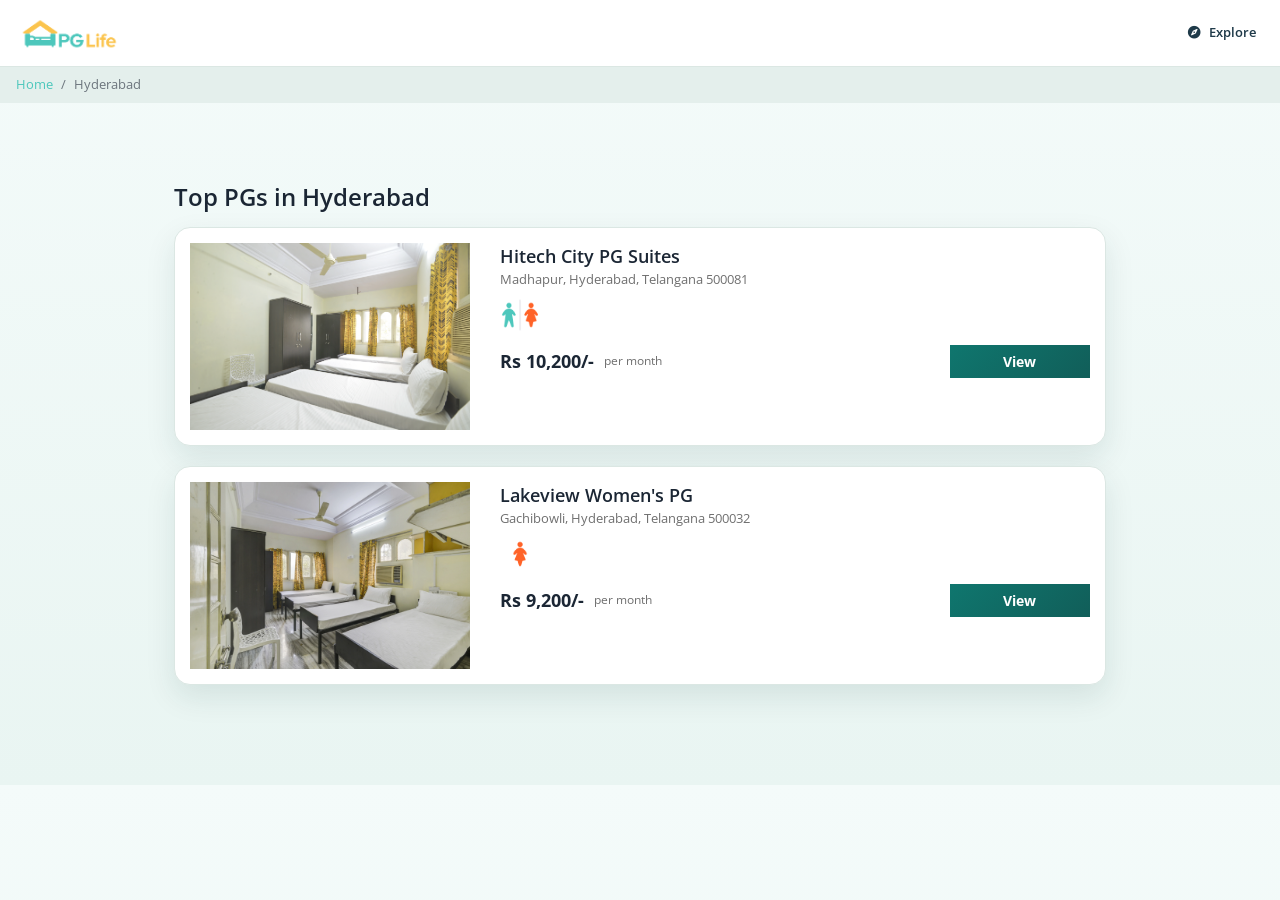
<file: hyderabad_list.html>
<!DOCTYPE html>
<html lang="en">
<head>
    <meta name="viewport" content="width=device-width, initial-scale=1">
    <title>Best PG's in Hyderabad | PG Life</title>
    <link href="css/bootstrap.min.css" rel="stylesheet" />
    <link href="https://use.fontawesome.com/releases/v5.11.2/css/all.css" rel="stylesheet" />
    <link href="https://fonts.googleapis.com/css2?family=Open+Sans:wght@300;400;600;700;800&display=swap" rel="stylesheet" />
    <link href="css/common.css" rel="stylesheet" />
    <link href="css/property_list.css" rel="stylesheet" />
    <link href="css/modern.css" rel="stylesheet" />
</head>
<body>
    <div class="header sticky-top">
        <nav class="navbar navbar-expand-md navbar-light">
            <a class="navbar-brand" href="home.html"><img src="img/logo.png" /></a>
            <button class="navbar-toggler" type="button" data-toggle="collapse" data-target="#my-navbar"><span class="navbar-toggler-icon"></span></button>
            <div class="collapse navbar-collapse justify-content-end" id="my-navbar">
                <ul class="navbar-nav">
                    <li class="nav-item"><a class="nav-link" href="explore.html"><i class="fas fa-compass"></i>Explore</a></li>
                </ul>
            </div>
        </nav>
    </div>
    <nav aria-label="breadcrumb">
        <ol class="breadcrumb py-2">
            <li class="breadcrumb-item"><a href="home.html">Home</a></li>
            <li class="breadcrumb-item active" aria-current="page">Hyderabad</li>
        </ol>
    </nav>
    <div class="page-container">
        <div class="section-title">
            <h3 class="mb-0">Top PGs in Hyderabad</h3>
        </div>
        <div class="property-card row">
            <div class="image-container col-md-4"><img src="img/properties/1/1d4f0757fdb86d5f.jpg" /></div>
            <div class="content-container col-md-8">
                <div class="detail-container">
                    <div class="property-name">Hitech City PG Suites</div>
                    <div class="property-address">Madhapur, Hyderabad, Telangana 500081</div>
                    <div class="property-gender"><img src="img/unisex.png" /></div>
                </div>
                <div class="row no-gutters">
                    <div class="rent-container col-6"><div class="rent">Rs 10,200/-</div><div class="rent-unit">per month</div></div>
                    <div class="button-container col-6"><a href="property_detail.html" class="btn btn-primary">View</a></div>
                </div>
            </div>
        </div>
        <div class="property-card row">
            <div class="image-container col-md-4"><img src="img/properties/1/46ebbb537aa9fb0a.jpg" /></div>
            <div class="content-container col-md-8">
                <div class="detail-container">
                    <div class="property-name">Lakeview Women's PG</div>
                    <div class="property-address">Gachibowli, Hyderabad, Telangana 500032</div>
                    <div class="property-gender"><img src="img/female.png" /></div>
                </div>
                <div class="row no-gutters">
                    <div class="rent-container col-6"><div class="rent">Rs 9,200/-</div><div class="rent-unit">per month</div></div>
                    <div class="button-container col-6"><a href="property_detail_3.html" class="btn btn-primary">View</a></div>
                </div>
            </div>
        </div>
    </div>
    <script src="js/jquery.js"></script>
    <script src="js/bootstrap.min.js"></script>
</body>
</html>
</file>
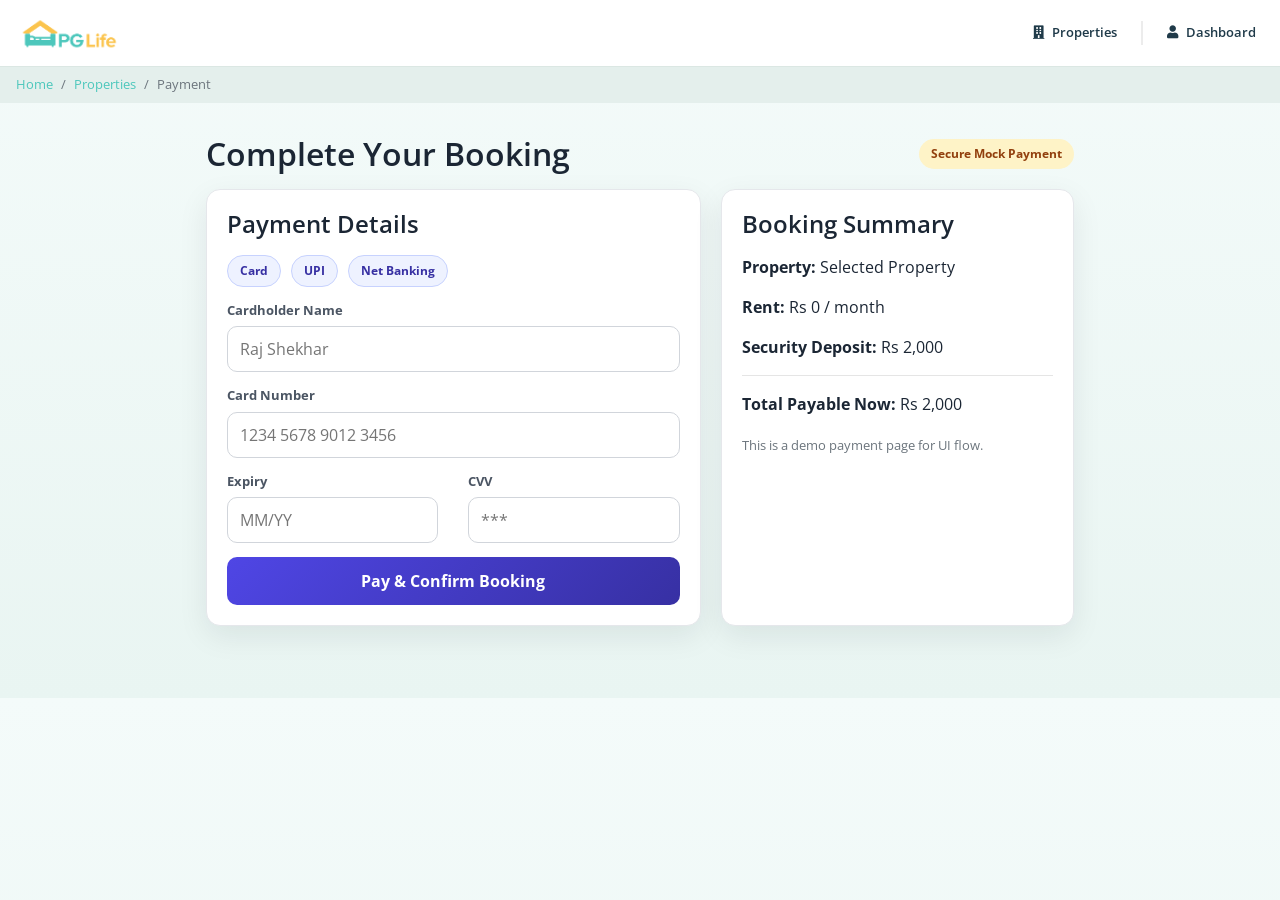
<file: payment.html>
<!DOCTYPE html>
<html lang="en">
<head>
    <meta name="viewport" content="width=device-width, initial-scale=1">
    <title>Payment | PG Life</title>
    <link href="css/bootstrap.min.css" rel="stylesheet" />
    <link href="https://use.fontawesome.com/releases/v5.11.2/css/all.css" rel="stylesheet" />
    <link href="https://fonts.googleapis.com/css2?family=Open+Sans:wght@300;400;600;700;800&display=swap" rel="stylesheet" />
    <link href="css/common.css" rel="stylesheet" />
    <link href="css/modern.css" rel="stylesheet" />
    <link href="css/payment.css" rel="stylesheet" />
</head>
<body>
    <div class="header sticky-top">
        <nav class="navbar navbar-expand-md navbar-light">
            <a class="navbar-brand" href="home.html"><img src="img/logo.png" /></a>
            <button class="navbar-toggler" type="button" data-toggle="collapse" data-target="#my-navbar"><span class="navbar-toggler-icon"></span></button>
            <div class="collapse navbar-collapse justify-content-end" id="my-navbar">
                <ul class="navbar-nav">
                    <li class="nav-item"><a class="nav-link" href="property_list.html"><i class="fas fa-building"></i>Properties</a></li>
                    <div class="nav-vl"></div>
                    <li class="nav-item"><a class="nav-link" href="dashboard.html"><i class="fas fa-user"></i>Dashboard</a></li>
                </ul>
            </div>
        </nav>
    </div>

    <nav aria-label="breadcrumb">
        <ol class="breadcrumb py-2">
            <li class="breadcrumb-item"><a href="home.html">Home</a></li>
            <li class="breadcrumb-item"><a href="property_list.html">Properties</a></li>
            <li class="breadcrumb-item active" aria-current="page">Payment</li>
        </ol>
    </nav>

    <div class="payment-wrapper">
        <div class="section-title">
            <h2 class="mb-0">Complete Your Booking</h2>
            <span class="chip">Secure Mock Payment</span>
        </div>
        <div class="payment-grid">
            <div class="payment-card">
                <h3>Payment Details</h3>
                <div class="method-row">
                    <span class="method-chip">Card</span>
                    <span class="method-chip">UPI</span>
                    <span class="method-chip">Net Banking</span>
                </div>
                <div class="payment-label">Cardholder Name</div>
                <input class="payment-input" type="text" placeholder="Raj Shekhar" />
                <div class="payment-label">Card Number</div>
                <input class="payment-input" type="text" placeholder="1234 5678 9012 3456" />
                <div class="row">
                    <div class="col-6">
                        <div class="payment-label">Expiry</div>
                        <input class="payment-input" type="text" placeholder="MM/YY" />
                    </div>
                    <div class="col-6">
                        <div class="payment-label">CVV</div>
                        <input class="payment-input" type="password" placeholder="***" />
                    </div>
                </div>
                <button class="pay-btn" id="pay-now-btn">Pay & Confirm Booking</button>
            </div>

            <div class="payment-card">
                <h3>Booking Summary</h3>
                <p><strong>Property:</strong> <span id="property-name">Selected Property</span></p>
                <p><strong>Rent:</strong> Rs <span id="rent-amount">0</span> / month</p>
                <p><strong>Security Deposit:</strong> Rs 2,000</p>
                <hr />
                <p><strong>Total Payable Now:</strong> Rs <span id="total-payable">0</span></p>
                <small class="text-muted">This is a demo payment page for UI flow.</small>
            </div>
        </div>
    </div>

    <script>
        const params = new URLSearchParams(window.location.search);
        const property = params.get('property') || 'Selected Property';
        const rent = parseInt(params.get('rent') || '0', 10);
        const total = rent + 2000;

        document.getElementById('property-name').textContent = property;
        document.getElementById('rent-amount').textContent = rent.toLocaleString('en-IN');
        document.getElementById('total-payable').textContent = total.toLocaleString('en-IN');

        document.getElementById('pay-now-btn').addEventListener('click', function () {
            alert('Payment successful! Your booking request has been submitted.');
            window.location.href = 'dashboard.html';
        });
    </script>
</body>
</html>
</file>
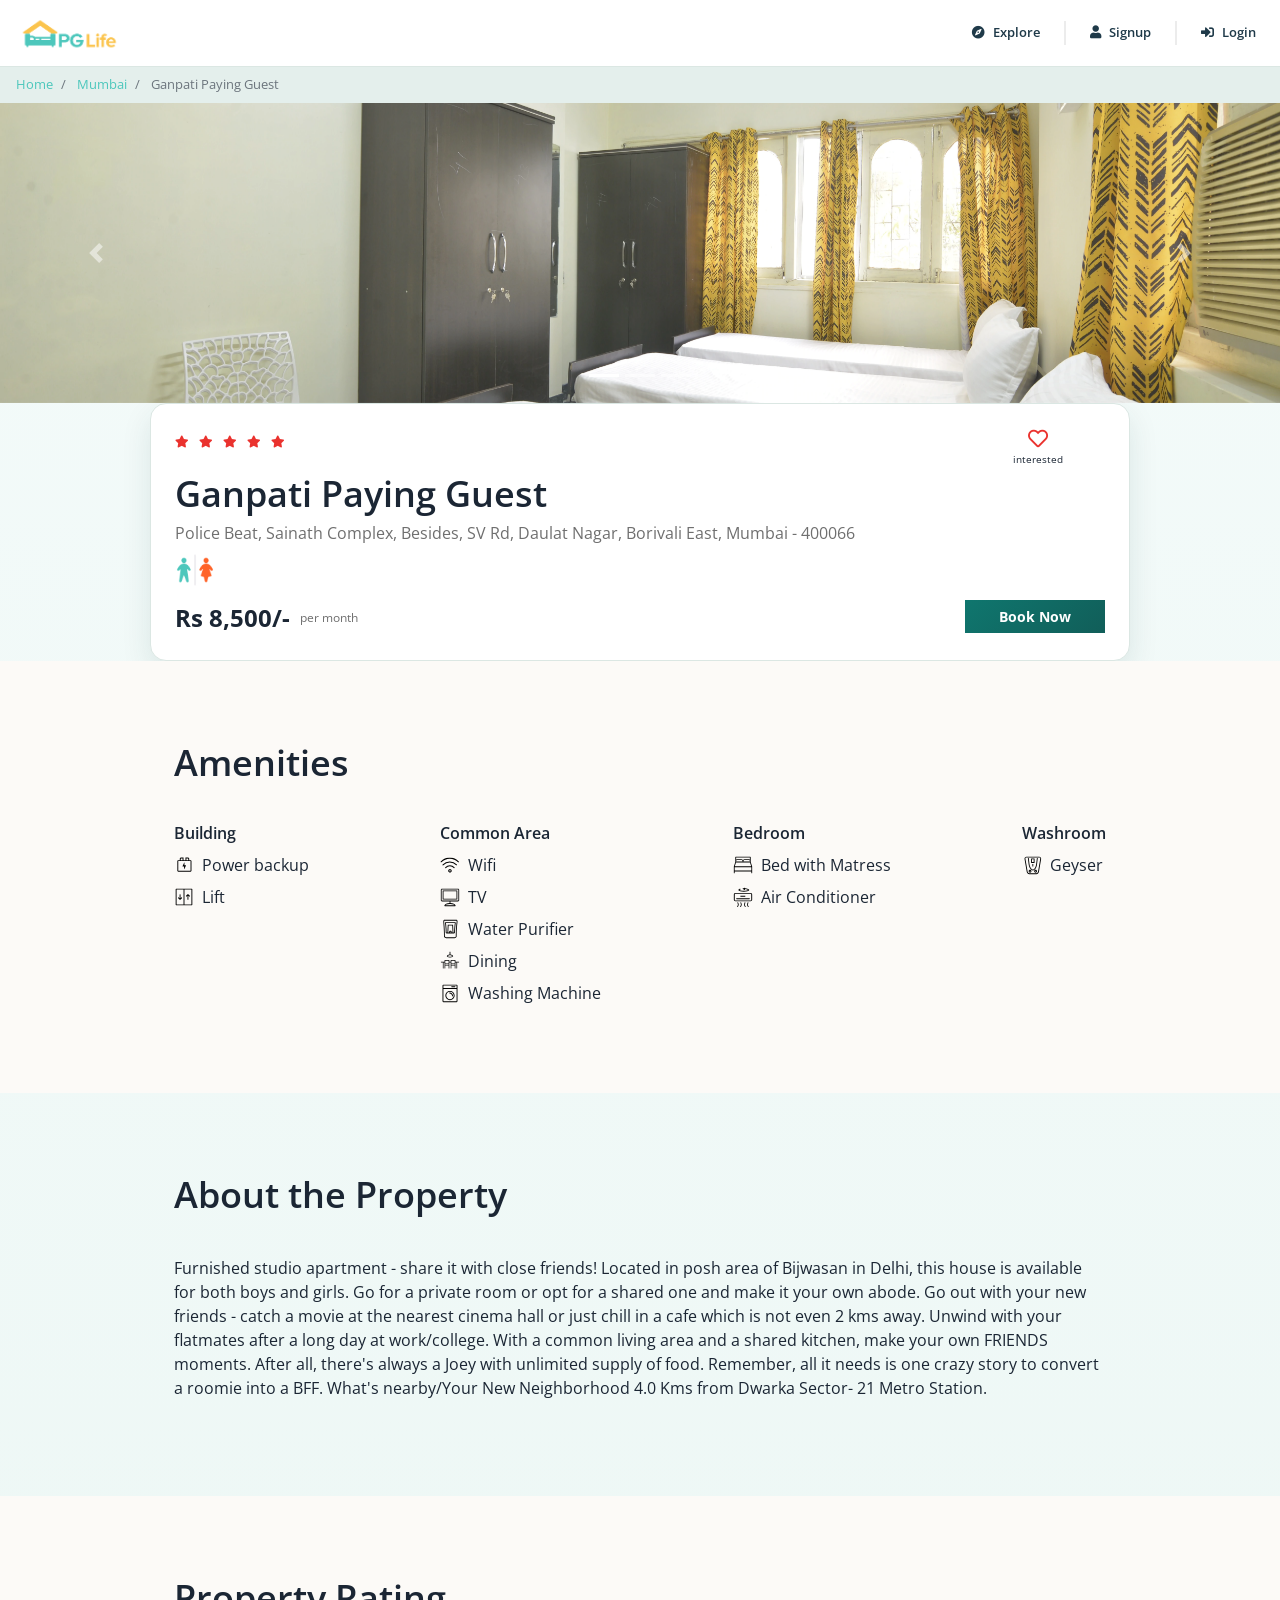
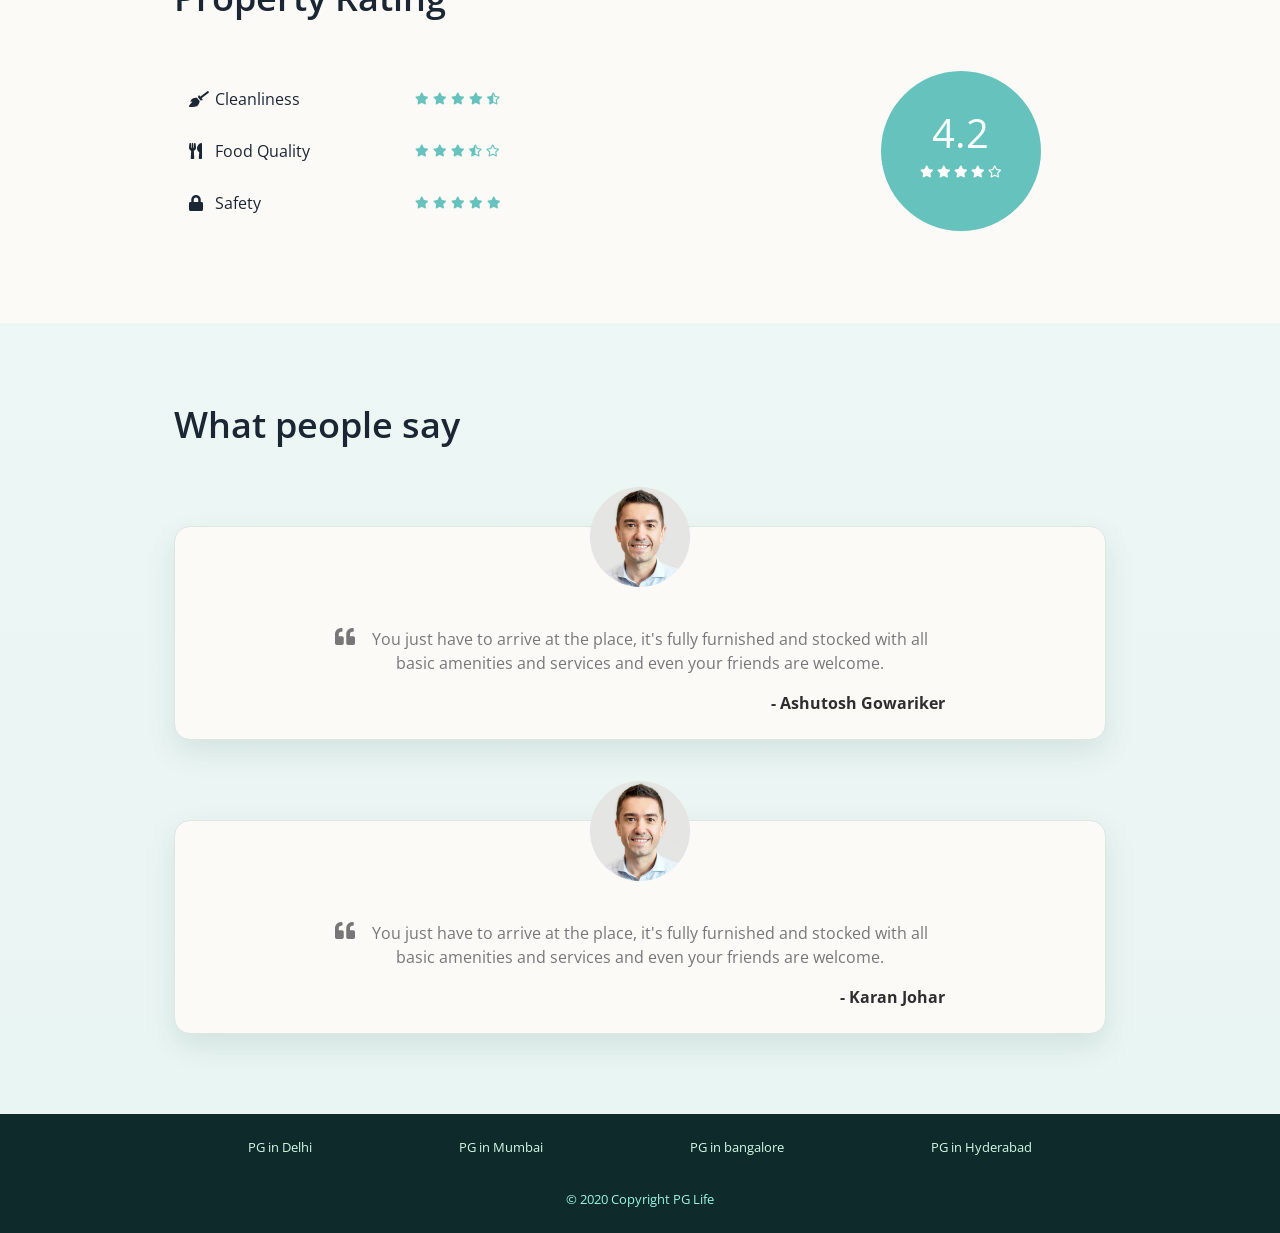
<file: property_detail.html>
<!DOCTYPE html>
<html lang="en">

<head>
    <meta name="viewport" content="width=device-width, initial-scale=1">
    <title>Ganpati Paying Guest | PG Life</title>

    <link href="css/bootstrap.min.css" rel="stylesheet" />
    <link href="https://use.fontawesome.com/releases/v5.11.2/css/all.css" rel="stylesheet" />
    <link href="https://fonts.googleapis.com/css2?family=Open+Sans:ital,wght@0,300;0,400;0,600;0,700;0,800;1,300;1,400;1,600;1,700;1,800&display=swap" rel="stylesheet" />
    <link href="css/common.css" rel="stylesheet" />
    <link href="css/property_detail.css" rel="stylesheet" />
    <link href="css/modern.css" rel="stylesheet" />
</head>

<body>
    <div class="header sticky-top">
        <nav class="navbar navbar-expand-md navbar-light">
            <a class="navbar-brand" href="index.html">
                <img src="img/logo.png" />
            </a>
            <button class="navbar-toggler" type="button" data-toggle="collapse" data-target="#my-navbar">
                <span class="navbar-toggler-icon"></span>
            </button>

            <div class="collapse navbar-collapse justify-content-end" id="my-navbar">
                <ul class="navbar-nav">
                    <li class="nav-item">
                        <a class="nav-link" href="explore.html">
                            <i class="fas fa-compass"></i>Explore
                        </a>
                    </li>
                    <div class="nav-vl"></div>
                    <li class="nav-item">
                        <a class="nav-link" href="#" data-toggle="modal" data-target="#signup-modal">
                            <i class="fas fa-user"></i>Signup
                        </a>
                    </li>
                    <div class="nav-vl"></div>
                    <li class="nav-item">
                        <a class="nav-link" href="#" data-toggle="modal" data-target="#login-modal">
                            <i class="fas fa-sign-in-alt"></i>Login
                        </a>
                    </li>
                </ul>
            </div>
        </nav>
    </div>

    <div id="loading">
    </div>

    <nav aria-label="breadcrumb">
        <ol class="breadcrumb py-2">
            <li class="breadcrumb-item">
                <a href="home.html">Home</a>
            </li>
            <li class="breadcrumb-item">
                <a href="property_list.html">Mumbai</a>
            </li>
            <li class="breadcrumb-item active" aria-current="page">
                Ganpati Paying Guest
            </li>
        </ol>
    </nav>

    <div id="property-images" class="carousel slide" data-ride="carousel">
        <ol class="carousel-indicators">
            <li data-target="#property-images" data-slide-to="0" class="active"></li>
            <li data-target="#property-images" data-slide-to="1" class=""></li>
            <li data-target="#property-images" data-slide-to="2" class=""></li>
        </ol>
        <div class="carousel-inner">
            <div class="carousel-item active">
                <img class="d-block w-100" src="img/properties/1/1d4f0757fdb86d5f.jpg" alt="slide">
            </div>
            <div class="carousel-item">
                <img class="d-block w-100" src="img/properties/1/46ebbb537aa9fb0a.jpg" alt="slide">
            </div>
            <div class="carousel-item">
                <img class="d-block w-100" src="img/properties/1/eace7b9114fd6046.jpg" alt="slide">
            </div>
        </div>
        <a class="carousel-control-prev" href="#property-images" role="button" data-slide="prev">
            <span class="carousel-control-prev-icon" aria-hidden="true"></span>
            <span class="sr-only">Previous</span>
        </a>
        <a class="carousel-control-next" href="#property-images" role="button" data-slide="next">
            <span class="carousel-control-next-icon" aria-hidden="true"></span>
            <span class="sr-only">Next</span>
        </a>
    </div>

    <div class="property-summary page-container">
        <div class="row no-gutters justify-content-between">
            <div class="star-container" title="4.8">
                <i class="fas fa-star"></i>
                <i class="fas fa-star"></i>
                <i class="fas fa-star"></i>
                <i class="fas fa-star"></i>
                <i class="fas fa-star"></i>
            </div>
            <div class="interested-container">
                <i class="is-interested-image far fa-heart"></i>
                <div class="interested-text">
                    <span class="interested-user-count"></span> interested
                </div>
            </div>
        </div>
        <div class="detail-container">
            <div class="property-name">Ganpati Paying Guest</div>
            <div class="property-address">Police Beat, Sainath Complex, Besides, SV Rd, Daulat Nagar, Borivali East, Mumbai - 400066</div>
            <div class="property-gender">
                <img src="img/unisex.png" />
            </div>
        </div>
        <div class="row no-gutters">
            <div class="rent-container col-6">
                <div class="rent">Rs 8,500/-</div>
                <div class="rent-unit">per month</div>
            </div>
            <div class="button-container col-6">
                <a href="payment.html?property=Ganpati%20Paying%20Guest&rent=8500" class="btn btn-primary">Book Now</a>
            </div>
        </div>
    </div>

    <div class="property-amenities">
        <div class="page-container">
            <h1>Amenities</h1>
            <div class="row justify-content-between">
                <div class="col-md-auto">
                    <h5>Building</h5>
                    <div class="amenity-container">
                        <img src="img/amenities/powerbackup.svg">
                        <span>Power backup</span>
                    </div>
                    <div class="amenity-container">
                        <img src="img/amenities/lift.svg">
                        <span>Lift</span>
                    </div>
                </div>

                <div class="col-md-auto">
                    <h5>Common Area</h5>
                    <div class="amenity-container">
                        <img src="img/amenities/wifi.svg">
                        <span>Wifi</span>
                    </div>
                    <div class="amenity-container">
                        <img src="img/amenities/tv.svg">
                        <span>TV</span>
                    </div>
                    <div class="amenity-container">
                        <img src="img/amenities/rowater.svg">
                        <span>Water Purifier</span>
                    </div>
                    <div class="amenity-container">
                        <img src="img/amenities/dining.svg">
                        <span>Dining</span>
                    </div>
                    <div class="amenity-container">
                        <img src="img/amenities/washingmachine.svg">
                        <span>Washing Machine</span>
                    </div>
                </div>

                <div class="col-md-auto">
                    <h5>Bedroom</h5>
                    <div class="amenity-container">
                        <img src="img/amenities/bed.svg">
                        <span>Bed with Matress</span>
                    </div>
                    <div class="amenity-container">
                        <img src="img/amenities/ac.svg">
                        <span>Air Conditioner</span>
                    </div>
                </div>

                <div class="col-md-auto">
                    <h5>Washroom</h5>
                    <div class="amenity-container">
                        <img src="img/amenities/geyser.svg">
                        <span>Geyser</span>
                    </div>
                </div>
            </div>
        </div>
    </div>

    <div class="property-about page-container">
        <h1>About the Property</h1>
        <p>Furnished studio apartment - share it with close friends! Located in posh area of Bijwasan in Delhi, this house is available for both boys and girls. Go for a private room or opt for a shared one and make it your own abode. Go out with your new friends - catch a movie at the nearest cinema hall or just chill in a cafe which is not even 2 kms away. Unwind with your flatmates after a long day at work/college. With a common living area and a shared kitchen, make your own FRIENDS moments. After all, there's always a Joey with unlimited supply of food. Remember, all it needs is one crazy story to convert a roomie into a BFF. What's nearby/Your New Neighborhood 4.0 Kms from Dwarka Sector- 21 Metro Station.</p>
    </div>

    <div class="property-rating">
        <div class="page-container">
            <h1>Property Rating</h1>
            <div class="row align-items-center justify-content-between">
                <div class="col-md-6">
                    <div class="rating-criteria row">
                        <div class="col-6">
                            <i class="rating-criteria-icon fas fa-broom"></i>
                            <span class="rating-criteria-text">Cleanliness</span>
                        </div>
                        <div class="rating-criteria-star-container col-6" title="4.3">
                            <i class="fas fa-star"></i>
                            <i class="fas fa-star"></i>
                            <i class="fas fa-star"></i>
                            <i class="fas fa-star"></i>
                            <i class="fas fa-star-half-alt"></i>
                        </div>
                    </div>

                    <div class="rating-criteria row">
                        <div class="col-6">
                            <i class="rating-criteria-icon fas fa-utensils"></i>
                            <span class="rating-criteria-text">Food Quality</span>
                        </div>
                        <div class="rating-criteria-star-container col-6" title="3.4">
                            <i class="fas fa-star"></i>
                            <i class="fas fa-star"></i>
                            <i class="fas fa-star"></i>
                            <i class="fas fa-star-half-alt"></i>
                            <i class="far fa-star"></i>
                        </div>
                    </div>

                    <div class="rating-criteria row">
                        <div class="col-6">
                            <i class="rating-criteria-icon fa fa-lock"></i>
                            <span class="rating-criteria-text">Safety</span>
                        </div>
                        <div class="rating-criteria-star-container col-6" title="4.8">
                            <i class="fas fa-star"></i>
                            <i class="fas fa-star"></i>
                            <i class="fas fa-star"></i>
                            <i class="fas fa-star"></i>
                            <i class="fas fa-star"></i>
                        </div>
                    </div>
                </div>

                <div class="col-md-4">
                    <div class="rating-circle">
                        <div class="total-rating">4.2</div>
                        <div class="rating-circle-star-container">
                            <i class="fas fa-star"></i>
                            <i class="fas fa-star"></i>
                            <i class="fas fa-star"></i>
                            <i class="fas fa-star"></i>
                            <i class="far fa-star"></i>
                        </div>
                    </div>
                </div>
            </div>
        </div>
    </div>

    <div class="property-testimonials page-container">
        <h1>What people say</h1>
        <div class="testimonial-block">
            <div class="testimonial-image-container">
                <img class="testimonial-img" src="img/man.png">
            </div>
            <div class="testimonial-text">
                <i class="fa fa-quote-left" aria-hidden="true"></i>
                <p>You just have to arrive at the place, it's fully furnished and stocked with all basic amenities and services and even your friends are welcome.</p>
            </div>
            <div class="testimonial-name">- Ashutosh Gowariker</div>
        </div>
        <div class="testimonial-block">
            <div class="testimonial-image-container">
                <img class="testimonial-img" src="img/man.png">
            </div>
            <div class="testimonial-text">
                <i class="fa fa-quote-left" aria-hidden="true"></i>
                <p>You just have to arrive at the place, it's fully furnished and stocked with all basic amenities and services and even your friends are welcome.</p>
            </div>
            <div class="testimonial-name">- Karan Johar</div>
        </div>
    </div>

    <div class="modal fade" id="signup-modal" tabindex="-1" role="dialog" aria-labelledby="signup-heading" aria-hidden="true">
        <div class="modal-dialog" role="document">
            <div class="modal-content">
                <div class="modal-header">
                    <h5 class="modal-title" id="signup-heading">Signup with PGLife</h5>
                    <button type="button" class="close" data-dismiss="modal" aria-label="Close">
                        <span aria-hidden="true">&times;</span>
                    </button>
                </div>

                <div class="modal-body">
                    <form id="signup-form" class="form" role="form">
                        <div class="input-group form-group">
                            <div class="input-group-prepend">
                                <span class="input-group-text">
                                    <i class="fas fa-user"></i>
                                </span>
                            </div>
                            <input type="text" class="form-control" name="full_name" placeholder="Full Name" maxlength="30" required>
                        </div>

                        <div class="input-group form-group">
                            <div class="input-group-prepend">
                                <span class="input-group-text">
                                    <i class="fas fa-phone-alt"></i>
                                </span>
                            </div>
                            <input type="text" class="form-control" name="phone" placeholder="Phone Number" maxlength="10" minlength="10" required>
                        </div>

                        <div class="input-group form-group">
                            <div class="input-group-prepend">
                                <span class="input-group-text">
                                    <i class="fas fa-envelope"></i>
                                </span>
                            </div>
                            <input type="email" class="form-control" name="email" placeholder="Email" required>
                        </div>

                        <div class="input-group form-group">
                            <div class="input-group-prepend">
                                <span class="input-group-text">
                                    <i class="fas fa-lock"></i>
                                </span>
                            </div>
                            <input type="password" class="form-control" name="password" placeholder="Password" minlength="6" required>
                        </div>

                        <div class="input-group form-group">
                            <div class="input-group-prepend">
                                <span class="input-group-text">
                                    <i class="fas fa-university"></i>
                                </span>
                            </div>
                            <input type="text" class="form-control" name="college_name" placeholder="College Name" maxlength="150" required>
                        </div>

                        <div class="form-group">
                            <span>I'm a</span>
                            <input type="radio" class="ml-3" id="gender-male" name="gender" value="male" /> Male
                            <label for="gender-male">
                            </label>
                            <input type="radio" class="ml-3" id="gender-female" name="gender" value="female" />
                            <label for="gender-female">
                                Female
                            </label>
                        </div>

                        <div class="form-group">
                            <button type="submit" class="btn btn-block btn-primary">Create account</button>
                        </div>
                    </form>
                </div>

                <div class="modal-footer">
                    <span>Already have an account?
                        <a href="#" data-dismiss="modal" data-toggle="modal" data-target="#login-modal">Login</a>
                    </span>
                </div>
            </div>
        </div>
    </div>

    <div class="modal fade" id="login-modal" tabindex="-1" role="dialog" aria-labelledby="login-heading" aria-hidden="true">
        <div class="modal-dialog modal-dialog-centered" role="document">
            <div class="modal-content">
                <div class="modal-header">
                    <h5 class="modal-title" id="login-heading">Login with PGLife</h5>
                    <button type="button" class="close" data-dismiss="modal" aria-label="Close">
                        <span aria-hidden="true">&times;</span>
                    </button>
                </div>

                <div class="modal-body">
                    <form id="login-form" class="form" role="form">
                        <div class="input-group form-group">
                            <div class="input-group-prepend">
                                <span class="input-group-text">
                                    <i class="fas fa-user"></i>
                                </span>
                            </div>
                            <input type="email" class="form-control" name="email" placeholder="Email" required>
                        </div>

                        <div class="input-group form-group">
                            <div class="input-group-prepend">
                                <span class="input-group-text">
                                    <i class="fas fa-lock"></i>
                                </span>
                            </div>
                            <input type="password" class="form-control" name="password" placeholder="Password" minlength="6" required>
                        </div>

                        <div class="form-group">
                            <button type="submit" class="btn btn-block btn-primary">Login</button>
                        </div>
                    </form>
                </div>

                <div class="modal-footer">
                    <span>
                        <a href="#" data-dismiss="modal" data-toggle="modal" data-target="#signup-modal">Click here</a>
                        to register a new account
                    </span>
                </div>
            </div>
        </div>
    </div>

    <div class="footer">
        <div class="page-container footer-container">
            <div class="footer-cities">
                <div class="footer-city">
                    <a href="property_list.html">PG in Delhi</a>
                </div>
                <div class="footer-city">
                    <a href="property_list.html">PG in Mumbai</a>
                </div>
                <div class="footer-city">
                    <a href="property_list.html">PG in bangalore</a>
                </div>
                <div class="footer-city">
                    <a href="property_list.html">PG in Hyderabad</a>
                </div>
            </div>
            <div class="footer-copyright">© 2020 Copyright PG Life </div>
        </div>
    </div>

    <script type="text/javascript" src="js/jquery.js"></script>
    <script type="text/javascript" src="js/bootstrap.min.js"></script>
</body>

</html>
</file>
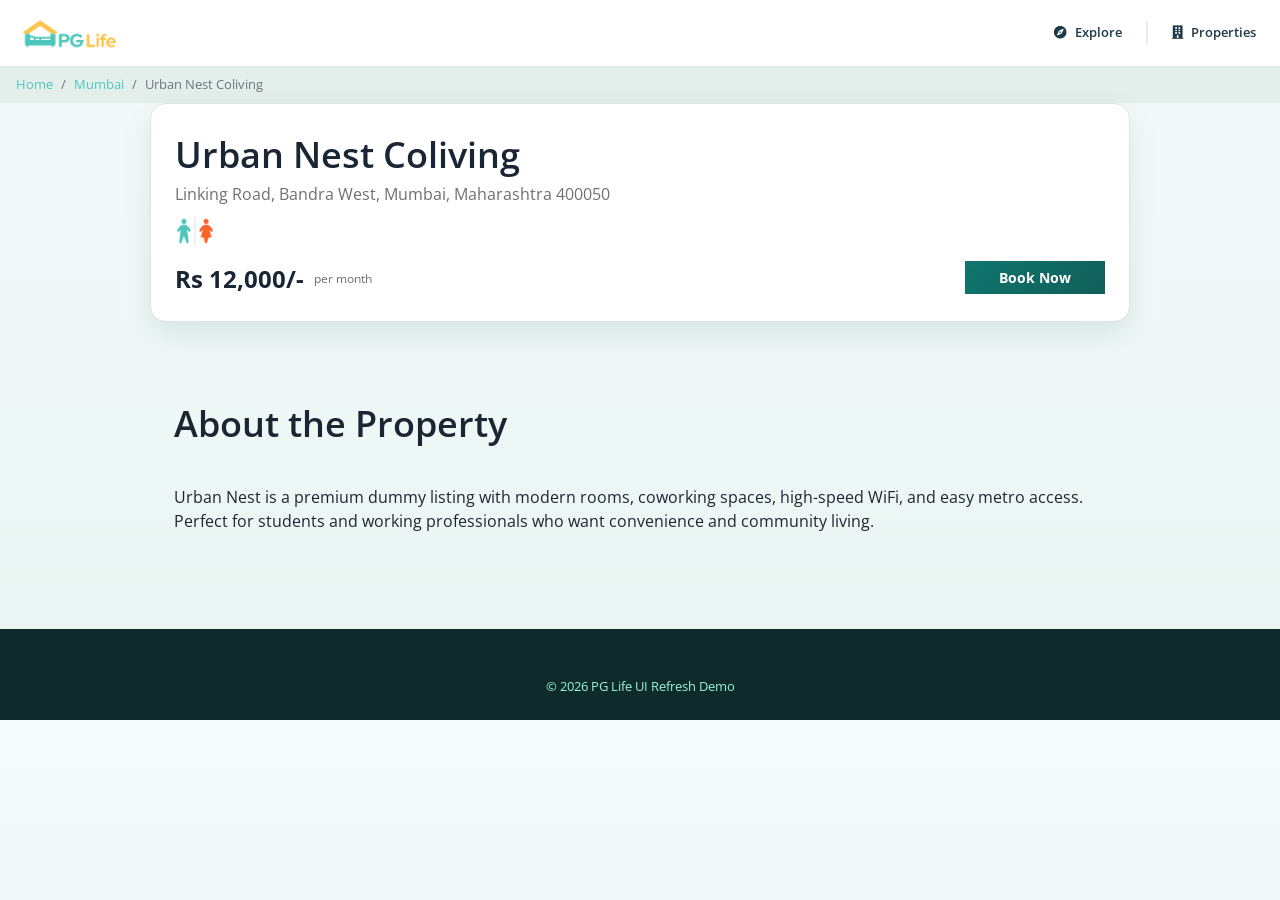
<file: property_detail_2.html>
<!DOCTYPE html>
<html lang="en">
<head>
    <meta name="viewport" content="width=device-width, initial-scale=1">
    <title>Urban Nest Coliving | PG Life</title>
    <link href="css/bootstrap.min.css" rel="stylesheet" />
    <link href="https://use.fontawesome.com/releases/v5.11.2/css/all.css" rel="stylesheet" />
    <link href="https://fonts.googleapis.com/css2?family=Open+Sans:wght@300;400;600;700;800&display=swap" rel="stylesheet" />
    <link href="css/common.css" rel="stylesheet" />
    <link href="css/property_detail.css" rel="stylesheet" />
    <link href="css/modern.css" rel="stylesheet" />
</head>
<body>
    <div class="header sticky-top">
        <nav class="navbar navbar-expand-md navbar-light">
            <a class="navbar-brand" href="home.html"><img src="img/logo.png" /></a>
            <button class="navbar-toggler" type="button" data-toggle="collapse" data-target="#my-navbar"><span class="navbar-toggler-icon"></span></button>
            <div class="collapse navbar-collapse justify-content-end" id="my-navbar">
                <ul class="navbar-nav">
                    <li class="nav-item"><a class="nav-link" href="explore.html"><i class="fas fa-compass"></i>Explore</a></li>
                    <div class="nav-vl"></div>
                    <li class="nav-item"><a class="nav-link" href="property_list.html"><i class="fas fa-building"></i>Properties</a></li>
                </ul>
            </div>
        </nav>
    </div>

    <nav aria-label="breadcrumb">
        <ol class="breadcrumb py-2">
            <li class="breadcrumb-item"><a href="home.html">Home</a></li>
            <li class="breadcrumb-item"><a href="property_list.html">Mumbai</a></li>
            <li class="breadcrumb-item active" aria-current="page">Urban Nest Coliving</li>
        </ol>
    </nav>

    <div class="property-summary page-container">
        <div class="detail-container">
            <div class="property-name">Urban Nest Coliving</div>
            <div class="property-address">Linking Road, Bandra West, Mumbai, Maharashtra 400050</div>
            <div class="property-gender"><img src="img/unisex.png" /></div>
        </div>
        <div class="row no-gutters">
            <div class="rent-container col-6">
                <div class="rent">Rs 12,000/-</div>
                <div class="rent-unit">per month</div>
            </div>
            <div class="button-container col-6"><a href="payment.html?property=Urban%20Nest%20Coliving&rent=12000" class="btn btn-primary">Book Now</a></div>
        </div>
    </div>

    <div class="property-about page-container">
        <h1>About the Property</h1>
        <p>Urban Nest is a premium dummy listing with modern rooms, coworking spaces, high-speed WiFi, and easy metro access. Perfect for students and working professionals who want convenience and community living.</p>
    </div>

    <div class="footer">
        <div class="page-container footer-container">
            <div class="footer-copyright">© 2026 PG Life UI Refresh Demo</div>
        </div>
    </div>

    <script type="text/javascript" src="js/jquery.js"></script>
    <script type="text/javascript" src="js/bootstrap.min.js"></script>
</body>
</html>
</file>
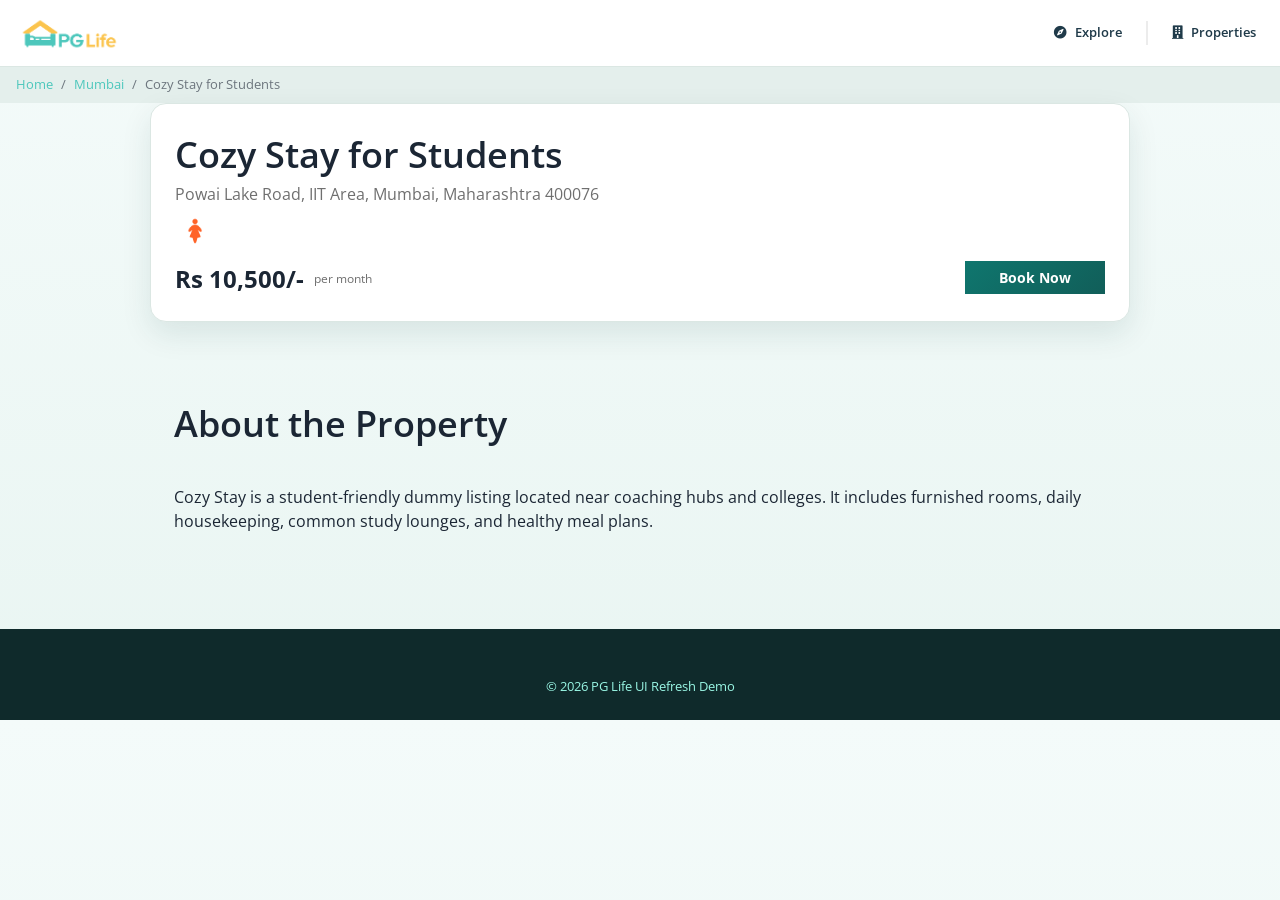
<file: property_detail_3.html>
<!DOCTYPE html>
<html lang="en">
<head>
    <meta name="viewport" content="width=device-width, initial-scale=1">
    <title>Cozy Stay for Students | PG Life</title>
    <link href="css/bootstrap.min.css" rel="stylesheet" />
    <link href="https://use.fontawesome.com/releases/v5.11.2/css/all.css" rel="stylesheet" />
    <link href="https://fonts.googleapis.com/css2?family=Open+Sans:wght@300;400;600;700;800&display=swap" rel="stylesheet" />
    <link href="css/common.css" rel="stylesheet" />
    <link href="css/property_detail.css" rel="stylesheet" />
    <link href="css/modern.css" rel="stylesheet" />
</head>
<body>
    <div class="header sticky-top">
        <nav class="navbar navbar-expand-md navbar-light">
            <a class="navbar-brand" href="home.html"><img src="img/logo.png" /></a>
            <button class="navbar-toggler" type="button" data-toggle="collapse" data-target="#my-navbar"><span class="navbar-toggler-icon"></span></button>
            <div class="collapse navbar-collapse justify-content-end" id="my-navbar">
                <ul class="navbar-nav">
                    <li class="nav-item"><a class="nav-link" href="explore.html"><i class="fas fa-compass"></i>Explore</a></li>
                    <div class="nav-vl"></div>
                    <li class="nav-item"><a class="nav-link" href="property_list.html"><i class="fas fa-building"></i>Properties</a></li>
                </ul>
            </div>
        </nav>
    </div>

    <nav aria-label="breadcrumb">
        <ol class="breadcrumb py-2">
            <li class="breadcrumb-item"><a href="home.html">Home</a></li>
            <li class="breadcrumb-item"><a href="property_list.html">Mumbai</a></li>
            <li class="breadcrumb-item active" aria-current="page">Cozy Stay for Students</li>
        </ol>
    </nav>

    <div class="property-summary page-container">
        <div class="detail-container">
            <div class="property-name">Cozy Stay for Students</div>
            <div class="property-address">Powai Lake Road, IIT Area, Mumbai, Maharashtra 400076</div>
            <div class="property-gender"><img src="img/female.png" /></div>
        </div>
        <div class="row no-gutters">
            <div class="rent-container col-6">
                <div class="rent">Rs 10,500/-</div>
                <div class="rent-unit">per month</div>
            </div>
            <div class="button-container col-6"><a href="payment.html?property=Cozy%20Stay%20for%20Students&rent=10500" class="btn btn-primary">Book Now</a></div>
        </div>
    </div>

    <div class="property-about page-container">
        <h1>About the Property</h1>
        <p>Cozy Stay is a student-friendly dummy listing located near coaching hubs and colleges. It includes furnished rooms, daily housekeeping, common study lounges, and healthy meal plans.</p>
    </div>

    <div class="footer">
        <div class="page-container footer-container">
            <div class="footer-copyright">© 2026 PG Life UI Refresh Demo</div>
        </div>
    </div>

    <script type="text/javascript" src="js/jquery.js"></script>
    <script type="text/javascript" src="js/bootstrap.min.js"></script>
</body>
</html>
</file>
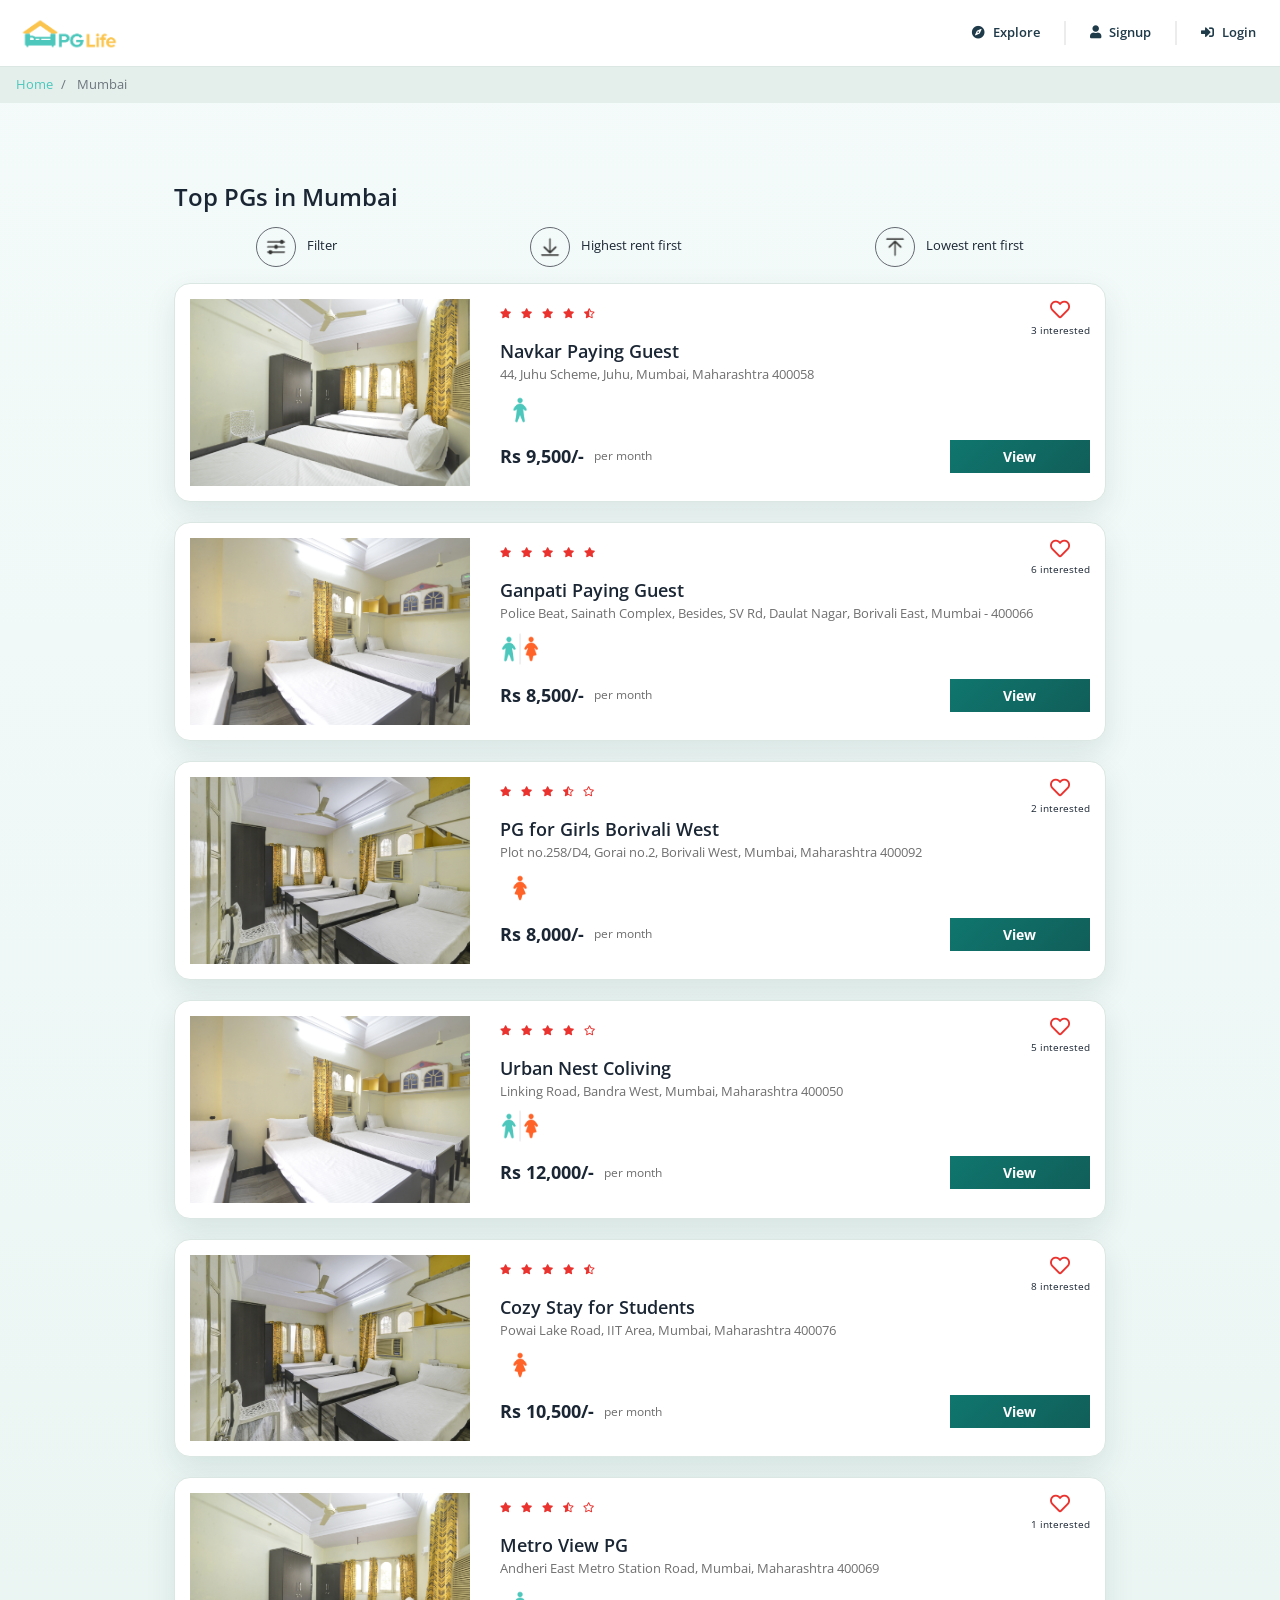
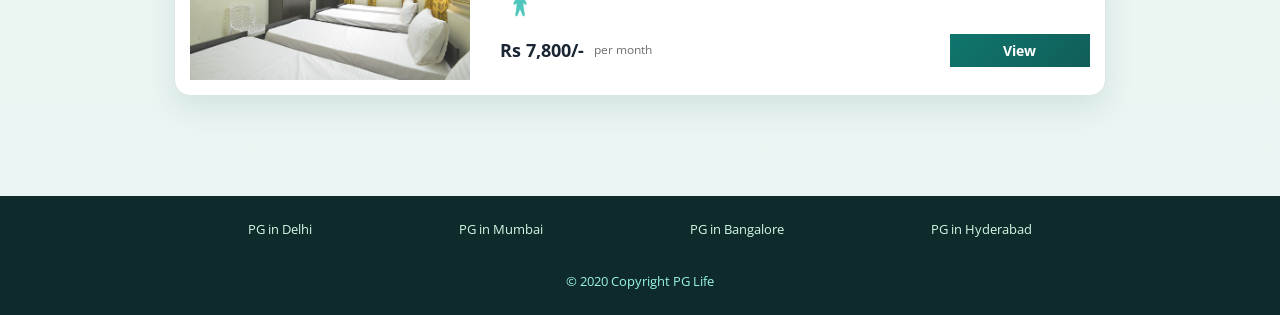
<file: property_list.html>
<!DOCTYPE html>
<html lang="en">

<head>
    <meta name="viewport" content="width=device-width, initial-scale=1">
    <title>Best PG's in Mumbai | PG Life</title>

    <link href="css/bootstrap.min.css" rel="stylesheet" />
    <link href="https://use.fontawesome.com/releases/v5.11.2/css/all.css" rel="stylesheet" />
    <link href="https://fonts.googleapis.com/css2?family=Open+Sans:ital,wght@0,300;0,400;0,600;0,700;0,800;1,300;1,400;1,600;1,700;1,800&display=swap" rel="stylesheet" />
    <link href="css/common.css" rel="stylesheet" />
    <link href="css/property_list.css" rel="stylesheet" />
    <link href="css/modern.css" rel="stylesheet" />
</head>

<body>
    <div class="header sticky-top">
        <nav class="navbar navbar-expand-md navbar-light">
            <a class="navbar-brand" href="index.html">
                <img src="img/logo.png" />
            </a>
            <button class="navbar-toggler" type="button" data-toggle="collapse" data-target="#my-navbar">
                <span class="navbar-toggler-icon"></span>
            </button>

            <div class="collapse navbar-collapse justify-content-end" id="my-navbar">
                <ul class="navbar-nav">
                    <li class="nav-item">
                        <a class="nav-link" href="explore.html">
                            <i class="fas fa-compass"></i>Explore
                        </a>
                    </li>
                    <div class="nav-vl"></div>
                    <li class="nav-item">
                        <a class="nav-link" href="#" data-toggle="modal" data-target="#signup-modal">
                            <i class="fas fa-user"></i>Signup
                        </a>
                    </li>
                    <div class="nav-vl"></div>
                    <li class="nav-item">
                        <a class="nav-link" href="#" data-toggle="modal" data-target="#login-modal">
                            <i class="fas fa-sign-in-alt"></i>Login
                        </a>
                    </li>
                </ul>
            </div>
        </nav>
    </div>

    <div id="loading">
    </div>

    <nav aria-label="breadcrumb">
        <ol class="breadcrumb py-2">
            <li class="breadcrumb-item">
                <a href="index.html">Home</a>
            </li>
            <li class="breadcrumb-item active" aria-current="page">
                Mumbai
            </li>
        </ol>
    </nav>

    <div class="page-container">
        <div class="section-title">
            <h3 class="mb-0">Top PGs in Mumbai</h3>
        </div>
        <div class="filter-bar row justify-content-around">
            <div class="col-auto" data-toggle="modal" data-target="#filter-modal">
                <img src="img/filter.png" alt="filter" />
                <span>Filter</span>
            </div>
            <div class="col-auto">
                <img src="img/desc.png" alt="sort-desc" />
                <span>Highest rent first</span>
            </div>
            <div class="col-auto">
                <img src="img/asc.png" alt="sort-asc" />
                <span>Lowest rent first</span>
            </div>
        </div>

        
        <div class="property-card row">
            <div class="image-container col-md-4">
                <img src="img/properties/1/1d4f0757fdb86d5f.jpg" />
            </div>
            <div class="content-container col-md-8">
                <div class="row no-gutters justify-content-between">
                    <div class="star-container" title="4.5">
                        <i class="fas fa-star"></i>
                        <i class="fas fa-star"></i>
                        <i class="fas fa-star"></i>
                        <i class="fas fa-star"></i>
                        <i class="fas fa-star-half-alt"></i>
                    </div>
                    <div class="interested-container">
                        <i class="far fa-heart"></i>
                        <div class="interested-text">3 interested</div>
                    </div>
                </div>
                <div class="detail-container">
                    <div class="property-name">Navkar Paying Guest</div>
                    <div class="property-address">44, Juhu Scheme, Juhu, Mumbai, Maharashtra 400058</div>
                    <div class="property-gender">
                        <img src="img/male.png" />
                    </div>
                </div>
                <div class="row no-gutters">
                    <div class="rent-container col-6">
                        <div class="rent">Rs 9,500/-</div>
                        <div class="rent-unit">per month</div>
                    </div>
                    <div class="button-container col-6">
                        <a href="property_detail_2.html" class="btn btn-primary">View</a>
                    </div>
                </div>
            </div>
        </div>

        <div class="property-card row">
            <div class="image-container col-md-4">
                <img src="img/properties/1/eace7b9114fd6046.jpg" />
            </div>
            <div class="content-container col-md-8">
                <div class="row no-gutters justify-content-between">
                    <div class="star-container" title="4.8">
                        <i class="fas fa-star"></i>
                        <i class="fas fa-star"></i>
                        <i class="fas fa-star"></i>
                        <i class="fas fa-star"></i>
                        <i class="fas fa-star"></i>
                    </div>
                    <div class="interested-container">
                        <i class="far fa-heart"></i>
                        <div class="interested-text">6 interested</div>
                    </div>
                </div>
                <div class="detail-container">
                    <div class="property-name">Ganpati Paying Guest</div>
                    <div class="property-address">Police Beat, Sainath Complex, Besides, SV Rd, Daulat Nagar, Borivali East, Mumbai - 400066</div>
                    <div class="property-gender">
                        <img src="img/unisex.png" />
                    </div>
                </div>
                <div class="row no-gutters">
                    <div class="rent-container col-6">
                        <div class="rent">Rs 8,500/-</div>
                        <div class="rent-unit">per month</div>
                    </div>
                    <div class="button-container col-6">
                        <a href="property_detail_3.html" class="btn btn-primary">View</a>
                    </div>
                </div>
            </div>
        </div>

        <div class="property-card row">
            <div class="image-container col-md-4">
                <img src="img/properties/1/46ebbb537aa9fb0a.jpg" />
            </div>
            <div class="content-container col-md-8">
                <div class="row no-gutters justify-content-between">
                    <div class="star-container" title="3.5">
                        <i class="fas fa-star"></i>
                        <i class="fas fa-star"></i>
                        <i class="fas fa-star"></i>
                        <i class="fas fa-star-half-alt"></i>
                        <i class="far fa-star"></i>
                    </div>
                    <div class="interested-container">
                        <i class="far fa-heart"></i>
                        <div class="interested-text">2 interested</div>
                    </div>
                </div>
                <div class="detail-container">
                    <div class="property-name">PG for Girls Borivali West</div>
                    <div class="property-address">Plot no.258/D4, Gorai no.2, Borivali West, Mumbai, Maharashtra 400092</div>
                    <div class="property-gender">
                        <img src="img/female.png" />
                    </div>
                </div>
                <div class="row no-gutters">
                    <div class="rent-container col-6">
                        <div class="rent">Rs 8,000/-</div>
                        <div class="rent-unit">per month</div>
                    </div>
                    <div class="button-container col-6">
                        <a href="property_detail.html" class="btn btn-primary">View</a>
                    </div>
                </div>
            </div>
        </div>

        <div class="property-card row">
            <div class="image-container col-md-4">
                <img src="img/properties/1/eace7b9114fd6046.jpg" />
            </div>
            <div class="content-container col-md-8">
                <div class="row no-gutters justify-content-between">
                    <div class="star-container" title="4.2">
                        <i class="fas fa-star"></i>
                        <i class="fas fa-star"></i>
                        <i class="fas fa-star"></i>
                        <i class="fas fa-star"></i>
                        <i class="far fa-star"></i>
                    </div>
                    <div class="interested-container">
                        <i class="far fa-heart"></i>
                        <div class="interested-text">5 interested</div>
                    </div>
                </div>
                <div class="detail-container">
                    <div class="property-name">Urban Nest Coliving</div>
                    <div class="property-address">Linking Road, Bandra West, Mumbai, Maharashtra 400050</div>
                    <div class="property-gender">
                        <img src="img/unisex.png" />
                    </div>
                </div>
                <div class="row no-gutters">
                    <div class="rent-container col-6">
                        <div class="rent">Rs 12,000/-</div>
                        <div class="rent-unit">per month</div>
                    </div>
                    <div class="button-container col-6">
                        <a href="property_detail_2.html" class="btn btn-primary">View</a>
                    </div>
                </div>
            </div>
        </div>

        <div class="property-card row">
            <div class="image-container col-md-4">
                <img src="img/properties/1/46ebbb537aa9fb0a.jpg" />
            </div>
            <div class="content-container col-md-8">
                <div class="row no-gutters justify-content-between">
                    <div class="star-container" title="4.7">
                        <i class="fas fa-star"></i>
                        <i class="fas fa-star"></i>
                        <i class="fas fa-star"></i>
                        <i class="fas fa-star"></i>
                        <i class="fas fa-star-half-alt"></i>
                    </div>
                    <div class="interested-container">
                        <i class="far fa-heart"></i>
                        <div class="interested-text">8 interested</div>
                    </div>
                </div>
                <div class="detail-container">
                    <div class="property-name">Cozy Stay for Students</div>
                    <div class="property-address">Powai Lake Road, IIT Area, Mumbai, Maharashtra 400076</div>
                    <div class="property-gender">
                        <img src="img/female.png" />
                    </div>
                </div>
                <div class="row no-gutters">
                    <div class="rent-container col-6">
                        <div class="rent">Rs 10,500/-</div>
                        <div class="rent-unit">per month</div>
                    </div>
                    <div class="button-container col-6">
                        <a href="property_detail_3.html" class="btn btn-primary">View</a>
                    </div>
                </div>
            </div>
        </div>

        <div class="property-card row">
            <div class="image-container col-md-4">
                <img src="img/properties/1/1d4f0757fdb86d5f.jpg" />
            </div>
            <div class="content-container col-md-8">
                <div class="row no-gutters justify-content-between">
                    <div class="star-container" title="3.9">
                        <i class="fas fa-star"></i>
                        <i class="fas fa-star"></i>
                        <i class="fas fa-star"></i>
                        <i class="fas fa-star-half-alt"></i>
                        <i class="far fa-star"></i>
                    </div>
                    <div class="interested-container">
                        <i class="far fa-heart"></i>
                        <div class="interested-text">1 interested</div>
                    </div>
                </div>
                <div class="detail-container">
                    <div class="property-name">Metro View PG</div>
                    <div class="property-address">Andheri East Metro Station Road, Mumbai, Maharashtra 400069</div>
                    <div class="property-gender">
                        <img src="img/male.png" />
                    </div>
                </div>
                <div class="row no-gutters">
                    <div class="rent-container col-6">
                        <div class="rent">Rs 7,800/-</div>
                        <div class="rent-unit">per month</div>
                    </div>
                    <div class="button-container col-6">
                        <a href="property_detail.html" class="btn btn-primary">View</a>
                    </div>
                </div>
            </div>
        </div>
    </div>

    <div class="modal fade" id="filter-modal" tabindex="-1" role="dialog" aria-labelledby="filter-heading" aria-hidden="true">
        <div class="modal-dialog modal-dialog-centered" role="document">
            <div class="modal-content">
                <div class="modal-header">
                    <h3 class="modal-title" id="filter-heading">Filters</h3>
                    <button type="button" class="close" data-dismiss="modal" aria-label="Close">
                        <span aria-hidden="true">&times;</span>
                    </button>
                </div>

                <div class="modal-body">
                    <h5>Gender</h5>
                    <hr />
                    <div>
                        <button class="btn btn-outline-dark btn-active">
                            No Filter
                        </button>
                        <button class="btn btn-outline-dark">
                            <i class="fas fa-venus-mars"></i>Unisex
                        </button>
                        <button class="btn btn-outline-dark">
                            <i class="fas fa-mars"></i>Male
                        </button>
                        <button class="btn btn-outline-dark">
                            <i class="fas fa-venus"></i>Female
                        </button>
                    </div>
                </div>

                <div class="modal-footer">
                    <button data-dismiss="modal" class="btn btn-success">Okay</button>
                </div>
            </div>
        </div>
    </div>

    <div class="modal fade" id="signup-modal" tabindex="-1" role="dialog" aria-labelledby="signup-heading" aria-hidden="true">
        <div class="modal-dialog" role="document">
            <div class="modal-content">
                <div class="modal-header">
                    <h5 class="modal-title" id="signup-heading">Signup with PGLife</h5>
                    <button type="button" class="close" data-dismiss="modal" aria-label="Close">
                        <span aria-hidden="true">&times;</span>
                    </button>
                </div>

                <div class="modal-body">
                    <form id="signup-form" class="form" role="form">
                        <div class="input-group form-group">
                            <div class="input-group-prepend">
                                <span class="input-group-text">
                                    <i class="fas fa-user"></i>
                                </span>
                            </div>
                            <input type="text" class="form-control" name="full_name" placeholder="Full Name" maxlength="30" required>
                        </div>

                        <div class="input-group form-group">
                            <div class="input-group-prepend">
                                <span class="input-group-text">
                                    <i class="fas fa-phone-alt"></i>
                                </span>
                            </div>
                            <input type="text" class="form-control" name="phone" placeholder="Phone Number" maxlength="10" minlength="10" required>
                        </div>

                        <div class="input-group form-group">
                            <div class="input-group-prepend">
                                <span class="input-group-text">
                                    <i class="fas fa-envelope"></i>
                                </span>
                            </div>
                            <input type="email" class="form-control" name="email" placeholder="Email" required>
                        </div>

                        <div class="input-group form-group">
                            <div class="input-group-prepend">
                                <span class="input-group-text">
                                    <i class="fas fa-lock"></i>
                                </span>
                            </div>
                            <input type="password" class="form-control" name="password" placeholder="Password" minlength="6" required>
                        </div>

                        <div class="input-group form-group">
                            <div class="input-group-prepend">
                                <span class="input-group-text">
                                    <i class="fas fa-university"></i>
                                </span>
                            </div>
                            <input type="text" class="form-control" name="college_name" placeholder="College Name" maxlength="150" required>
                        </div>

                        <div class="form-group">
                            <span>I'm a</span>
                            <input type="radio" class="ml-3" id="gender-male" name="gender" value="male" /> Male
                            <label for="gender-male">
                            </label>
                            <input type="radio" class="ml-3" id="gender-female" name="gender" value="female" />
                            <label for="gender-female">
                                Female
                            </label>
                        </div>

                        <div class="form-group">
                            <button type="submit" class="btn btn-block btn-primary">Create Account</button>
                        </div>
                    </form>
                </div>

                <div class="modal-footer">
                    <span>Already have an account?
                        <a href="#" data-dismiss="modal" data-toggle="modal" data-target="#login-modal">Login</a>
                    </span>
                </div>
            </div>
        </div>
    </div>

    <div class="modal fade" id="login-modal" tabindex="-1" role="dialog" aria-labelledby="login-heading" aria-hidden="true">
        <div class="modal-dialog modal-dialog-centered" role="document">
            <div class="modal-content">
                <div class="modal-header">
                    <h5 class="modal-title" id="login-heading">Login with PGLife</h5>
                    <button type="button" class="close" data-dismiss="modal" aria-label="Close">
                        <span aria-hidden="true">&times;</span>
                    </button>
                </div>

                <div class="modal-body">
                    <form id="login-form" class="form" role="form">
                        <div class="input-group form-group">
                            <div class="input-group-prepend">
                                <span class="input-group-text">
                                    <i class="fas fa-user"></i>
                                </span>
                            </div>
                            <input type="email" class="form-control" name="email" placeholder="Email" required>
                        </div>

                        <div class="input-group form-group">
                            <div class="input-group-prepend">
                                <span class="input-group-text">
                                    <i class="fas fa-lock"></i>
                                </span>
                            </div>
                            <input type="password" class="form-control" name="password" placeholder="Password" minlength="6" required>
                        </div>

                        <div class="form-group">
                            <button type="submit" class="btn btn-block btn-primary">Login</button>
                        </div>
                    </form>
                </div>

                <div class="modal-footer">
                    <span>
                        <a href="#" data-dismiss="modal" data-toggle="modal" data-target="#signup-modal">Click here</a>
                        to register a new account
                    </span>
                </div>
            </div>
        </div>
    </div>

    <div class="footer">
        <div class="page-container footer-container">
            <div class="footer-cities">
                <div class="footer-city">
                    <a href="property_list.html">PG in Delhi</a>
                </div>
                <div class="footer-city">
                    <a href="property_list.html">PG in Mumbai</a>
                </div>
                <div class="footer-city">
                    <a href="property_list.html">PG in Bangalore</a>
                </div>
                <div class="footer-city">
                    <a href="property_list.html">PG in Hyderabad</a>
                </div>
            </div>
            <div class="footer-copyright">© 2020 Copyright PG Life </div>
        </div>
    </div>

    <script type="text/javascript" src="js/jquery.js"></script>
    <script type="text/javascript" src="js/bootstrap.min.js"></script>
</body>

</html>
</file>
<file: css/common.css>
* {
    box-sizing: border-box;
    font-family: 'Open Sans', sans-serif;
}

body {
    color: #373737;
    font-size: 16px;
    position: relative;
}

h1,
h2,
h3,
h4,
h5,
h6 {
    font-weight: 600;
}

h1 {
    font-size: 36px;
    margin-bottom: 40px;
}

@media (max-width: 768px) {
    h1 {
        font-size: 28px;
    }
}

h3 {
    font-size: 24px;
    margin-bottom: 12px;
}

h5 {
    font-size: 16px;
    margin-bottom: 10px;
}

.btn-primary,
.btn-warning,
.btn-danger {
    color: white;
    font-weight: bold;
}

.input-group .input-group-text i {
    width: 14px;
}

input[type="radio"] {
    position: relative;
    top: 1px;
}

.breadcrumb {
    background-color: #e5e3e8;
    font-size: 13px;
    border-radius: 0px;
    margin-bottom: 0px;
}

.container {
    max-width: 920px;
    padding: 0px 20px;
}

.page-container {
    max-width: 800px;
    padding: 80px 24px;
    margin: auto;
}

@media (max-width: 768px) {
    .page-container {
        padding: 64px 24px;
    }
}

.white {
    color: #ffffff;
}

#loading {
    display: none;
    background-color: #666666;
    background-image: url("../img/progress_spinner.gif");
    background-repeat: no-repeat;
    background-position: center;
    opacity: 0.4;
    position: fixed;
    top: 0px;
    right: 0px;
    width: 100%;
    height: 100%;
    z-index: 10000000;
}

/* Login Modal */
#login-modal .modal-dialog {
    width: 350px;
    margin: auto;
}

.modal-footer {
    background-color: #f4f4f4;
    justify-content: center;
}

/* Header */
.header {
    background-color: white;
    font-size: 13px;
}

.header .navbar .navbar-brand img {
    height: 40px;
}

.header .navbar .nav-item i {
    margin-right: 8px;
}

.header .nav-vl {
    border-left: 2px solid #d6d6d678;
    height: 24px;
    margin: auto 16px;
    display: block;
}

@media(max-width:768px) {
    .header .nav-vl {
        display: none;
    }
}

.header .nav-name {
    font-weight: bold;
    margin: auto 16px;
}

@media(max-width:768px) {
    .header .nav-name {
        margin: 8px 0px
    }
}

/* Footer */
.footer {
    background-color: #333333;
    font-size: 13px;
}

.footer-container {
    padding: 24px;
}

.footer-cities {
    display: flex;
    flex-wrap: wrap;
    justify-content: space-around;
}

.footer-city {
    margin-bottom: 8px;
    text-align: center;
}

@media(max-width:768px) {
    .footer-city {
        width: 100%;
    }
}

.footer-city a {
    color: #ffffff;
}

.footer-copyright {
    color: #a9a9a9;
    text-align: center;
    padding-top: 24px;
}
</file>
<file: css/home.css>
.banner-container {
    background-image: url("../img/bg.png");
    background-attachment: fixed;
    box-shadow: inset 0 0 0 2000px #1c1c1c7a;
    text-align: center;
    padding: 160px 15px;
}

@media (max-width: 768px) {
    .banner-container {
        padding: 100px 15px;
    }
}

.city-search {
    max-width: 530px;
    margin: auto;
    position: relative;
}

.city-heading {
    text-align: center;
}

.city-card-container {
    text-align: center;
    margin-top: 20px;
}

.city-card {
    background-color: #ffffff;
    box-shadow: 0 2px 5px 0 rgba(0, 0, 0, 0.16), 0 2px 10px 0 rgba(0, 0, 0, 0.12);
    display: inline-block;
    padding: 20px;
}

.city-card:focus,
.city-card:hover {
    box-shadow: 0 5px 11px 0 rgba(0, 0, 0, 0.18), 0 4px 15px 0 rgba(0, 0, 0, 0.15);
}

.city-img {
    height: 100px;
    width: 100px;
}
</file>
<file: css/modern.css>
:root {
    --bg-soft: #f3f9f7;
    --surface: #ffffff;
    --text: #1b2634;
    --muted: #5f6d7a;
    --primary: #0f766e;
    --primary-dark: #115e59;
    --accent: #f59e0b;
    --border: #dbe7e3;
    --shadow: 0 12px 30px rgba(10, 56, 63, 0.1);
}

body {
    background: linear-gradient(180deg, #f4fbfa 0%, #e9f5f2 100%);
    color: var(--text);
}

.header {
    background: rgba(255, 255, 255, 0.94);
    backdrop-filter: blur(10px);
    border-bottom: 1px solid var(--border);
}

.header .nav-link {
    color: #1f3a49 !important;
    font-weight: 600;
}

.header .nav-link:hover {
    color: var(--primary) !important;
}

.breadcrumb {
    background: #e4efec;
}

.banner-container {
    border-bottom-left-radius: 24px;
    border-bottom-right-radius: 24px;
}

.page-container {
    max-width: 980px;
}

.city-card,
.property-card,
.testimonial-block,
.my-profile,
.property-summary {
    border-radius: 16px;
    border: 1px solid var(--border);
    box-shadow: var(--shadow);
}

.property-card,
.property-summary {
    background: var(--surface);
}

.property-card {
    transition: transform 0.25s ease, box-shadow 0.25s ease;
}

.property-card:hover {
    transform: translateY(-4px);
    box-shadow: 0 18px 34px rgba(15, 23, 42, 0.13);
}

.btn-primary {
    background: linear-gradient(135deg, var(--primary), var(--primary-dark));
    border: none;
    border-radius: 10px;
}

.btn-primary:hover {
    background: linear-gradient(135deg, #0b5f58, #134e4a);
}

.footer {
    background: #0f2a2b;
}

.footer-city a {
    color: #d1fae5;
}

.footer-copyright {
    color: #99f6e4;
}

.section-title {
    display: flex;
    align-items: center;
    justify-content: space-between;
    margin-bottom: 16px;
}

.section-title .chip {
    background: #fef3c7;
    color: #92400e;
    border-radius: 999px;
    padding: 6px 12px;
    font-size: 12px;
    font-weight: 700;
}
</file>
<file: css/property_list.css>
.filter-bar > div {
    cursor: pointer;
    font-size: 13px;
    text-align: center;
    margin-bottom: 16px;
}

.filter-bar img {
    width: 40px;
    height: 40px;
    border-radius: 40px;
    border: 1px solid #646870;
    padding: 6px;
    margin-right: 8px;
}

@media (max-width: 768px) {
    .filter-bar img {
        display: block;
        margin: 0px auto 4px;
    }
}

.property-card {
    background-color: #ffffff;
    border-radius: 2px;
    padding: 15px 0px;
    margin: 0px auto 20px;
    box-shadow: 0 2px 5px 0 rgba(0, 0, 0, 0.16), 0 2px 10px 0 rgba(0, 0, 0, 0.12);
}

.property-card:focus,
.property-card:hover {
    box-shadow: 0 5px 11px 0 rgba(0, 0, 0, 0.18), 0 4px 15px 0 rgba(0, 0, 0, 0.15);
}

.image-container {
    text-align: center;
}

@media (max-width: 768px) {
    .image-container {
        padding-bottom: 12px;
    }
}

.image-container img {
    width: 100%;
    max-width: 300px;
}

.star-container i {
    color: #EA322E;
    font-size: 10px;
    margin-right: 6px;
}

.interested-container {
    text-align: center;
}

.interested-container i {
    color: #EA322E;
    font-size: 20px;
    cursor: pointer;
}

.interested-text {
    font-size: 10px;
}

.detail-container {
    padding-bottom: 10px;
}

.property-name {
    font-size: 18px;
    font-weight: 600;
}

.property-address {
    color: #6f6f6f;
    font-size: 13px;
    padding-bottom: 5px;
}

.property-gender img {
    width: 40px;
}

.rent-container {
    display: flex;
    align-items: center;
}

.rent {
    font-size: 18px;
    font-weight: bold;
    padding-right: 10px;
}

.rent-unit {
    color: #6f6f6f;
    font-size: 12px;
}

.button-container .btn {
    font-size: 14px;
    border-radius: 0px;
    width: 140px;
    float: right;
}

/* No Property */
.no-property-container {
    margin: 96px auto 144px;
}

.no-property-container p {
    font-size: 24px;
    text-align: center;
}

/* Filter Modal */
#filter-modal .modal-dialog {
    max-width: 600px;
}

#filter-modal .modal-body h5 {
    color: #777777;
}

#filter-modal .modal-body hr {
    margin: 4px 0px;
}

#filter-modal .modal-body button {
    font-size: 14px;
    width: 100px;
    margin: 16px;
}

#filter-modal .modal-body .btn-active {
    color: #fff;
    background-color: #343a40;
}

#filter-modal .modal-body button i {
    margin-right: 8px;
}

#filter-modal .modal-footer button {
    width: 120px;
}
</file>
<file: css/dashboard.css>
@media (max-width: 768px) {
    .profile-img-container {
        text-align: center;
        padding-bottom: 32px;
    }
}

.profile-img {
    color: #7d7d7d;
    font-size: 75px;
    text-align: center;
    border: 1px solid #e4e4e4;
    border-radius: 50%;
    height: 100px;
    width: 100px;
    line-height: 100px;
}

.profile .name {
    font-weight: bold;
}

.edit-profile {
    font-size: 10px;
    text-decoration: underline;
    cursor: pointer;
}

.my-interested-properties {
    background-color: #fcfaf7;
}

.property-card {
    background-color: #ffffff;
    border-radius: 2px;
    padding: 15px 0px;
    margin: 20px auto;
    box-shadow: 0 2px 5px 0 rgba(0, 0, 0, 0.16), 0 2px 10px 0 rgba(0, 0, 0, 0.12);
}

.property-card:focus,
.property-card:hover {
    box-shadow: 0 5px 11px 0 rgba(0, 0, 0, 0.18), 0 4px 15px 0 rgba(0, 0, 0, 0.15);
}

.image-container {
    text-align: center;
}

@media (max-width: 768px) {
    .image-container {
        padding-bottom: 12px;
    }
}

.image-container img {
    width: 100%;
    max-width: 300px;
}

.star-container i {
    color: #EA322E;
    font-size: 10px;
    margin-right: 6px;
}

.interested-container {
    text-align: center;
    padding: 8px 16px;
}

.interested-container i {
    color: #EA322E;
    font-size: 20px;
    cursor: pointer;
}

.interested-text {
    font-size: 10px;
}

.detail-container {
    padding-bottom: 10px;
}

.property-name {
    font-size: 18px;
    font-weight: 600;
}

.property-address {
    color: #6f6f6f;
    font-size: 13px;
    padding-bottom: 5px;
}

.property-gender img {
    width: 40px;
}

.rent-container {
    display: flex;
    align-items: center;
}

.rent {
    font-size: 18px;
    font-weight: bold;
    padding-right: 10px;
}

.rent-unit {
    color: #6f6f6f;
    font-size: 12px;
}

.button-container .btn {
    font-size: 14px;
    border-radius: 0px;
    width: 140px;
    float: right;
}
</file>
<file: css/payment.css>
.payment-wrapper {
    max-width: 900px;
    margin: 32px auto 72px;
    padding: 0 16px;
}

.payment-grid {
    display: grid;
    grid-template-columns: 1.4fr 1fr;
    gap: 20px;
}

.payment-card {
    background: #ffffff;
    border: 1px solid #e5e7eb;
    border-radius: 14px;
    box-shadow: 0 10px 30px rgba(15, 23, 42, 0.08);
    padding: 20px;
}

.payment-card h3 {
    margin-bottom: 16px;
}

.payment-label {
    font-size: 13px;
    font-weight: 700;
    color: #4b5563;
    margin-bottom: 6px;
}

.payment-input {
    border: 1px solid #d1d5db;
    border-radius: 10px;
    width: 100%;
    padding: 10px 12px;
    margin-bottom: 14px;
}

.pay-btn {
    width: 100%;
    border: none;
    border-radius: 10px;
    padding: 12px;
    font-weight: 700;
    color: #ffffff;
    background: linear-gradient(135deg, #4f46e5, #3730a3);
}

.method-row {
    display: flex;
    gap: 10px;
    margin-bottom: 14px;
}

.method-chip {
    border: 1px solid #c7d2fe;
    background: #eef2ff;
    color: #3730a3;
    border-radius: 999px;
    padding: 6px 12px;
    font-size: 12px;
    font-weight: 700;
}

@media (max-width: 768px) {
    .payment-grid {
        grid-template-columns: 1fr;
    }
}
</file>
<file: css/property_detail.css>
.carousel img {
    height: 300px;
    object-fit: cover;
}

.property-summary {
    padding: 24px;
}

.property-amenities,
.property-rating {
    background-color: #fcfaf7;
}

.star-container i {
    color: #EA322E;
    font-size: 12px;
    margin-right: 6px;
}

.interested-container {
    text-align: center;
    padding-right: 42px;
}

@media (max-width: 768px) {
    .interested-container {
        padding-right: 0px;
    }
}

.interested-container i {
    color: #EA322E;
    font-size: 20px;
    cursor: pointer;
}

.interested-text {
    font-size: 10px;
}

.detail-container {
    padding-bottom: 10px;
}

.property-name {
    font-size: 36px;
    font-weight: 600;
}

@media (max-width: 768px) {
    .property-name {
        font-size: 24px;
    }
}

.property-address {
    color: #6f6f6f;
    font-size: 16px;
    padding-bottom: 5px;
}

.property-gender img {
    width: 40px;
}

.rent-container {
    display: flex;
    align-items: center;
}

.rent {
    font-size: 24px;
    font-weight: bold;
    padding-right: 10px;
}

@media (max-width: 768px) {
    .rent {
        font-size: 18px;
    }
}

.rent-unit {
    color: #6f6f6f;
    font-size: 12px;
}

.button-container .btn {
    font-size: 14px;
    border-radius: 0px;
    width: 140px;
    float: right;
}

@media (max-width: 768px) {
    .property-amenities .row>div {
        padding-bottom: 24px;
    }
}

.amenity-container {
    margin: 8px 0px;
}

.amenity-container img {
    height: 20px;
    margin-top: -4px;
    margin-right: 4px;
}

.rating-criteria {
    margin: 28px 0px;
}

.rating-criteria-icon {
    width: 14px;
}

.rating-criteria-text {
    margin-left: 8px;
}

.rating-criteria-star-container {
    margin-top: -2px;
}

.rating-criteria-star-container i {
    color: #66C2BD;
    font-size: 12px;
}

.rating-circle {
    background-color: #66C2BD;
    color: white;
    text-align: center;
    height: 160px;
    width: 160px;
    border-radius: 50%;
    padding-top: 32px;
    margin: auto;
}

.total-rating {
    font-size: 40px;
}

.rating-circle-star-container {
    font-size: 12px;
}

.testimonial-block {
    background-color: #fcfaf7;
    padding: 0px 160px 24px;
    margin-top: 80px;
}

@media (max-width: 768px) {
    .testimonial-block {
        padding: 0px 24px 24px;
    }
}

.testimonial-image-container {
    text-align: center;
}

.testimonial-img {
    width: 100px;
    border-radius: 50%;
    position: relative;
    top: -40px;
}

.testimonial-text {
    color: #777777;
    text-align: center;
    position: relative;
}

.testimonial-text i {
    font-size: 20px;
    position: absolute;
    left: 0px;
    top: 0px;
}

.testimonial-text p {
    text-indent: 20px;
}

.testimonial-name {
    color: #2F2E2E;
    text-align: right;
    font-weight: bold;
    margin-top: 12px;
}
</file>
